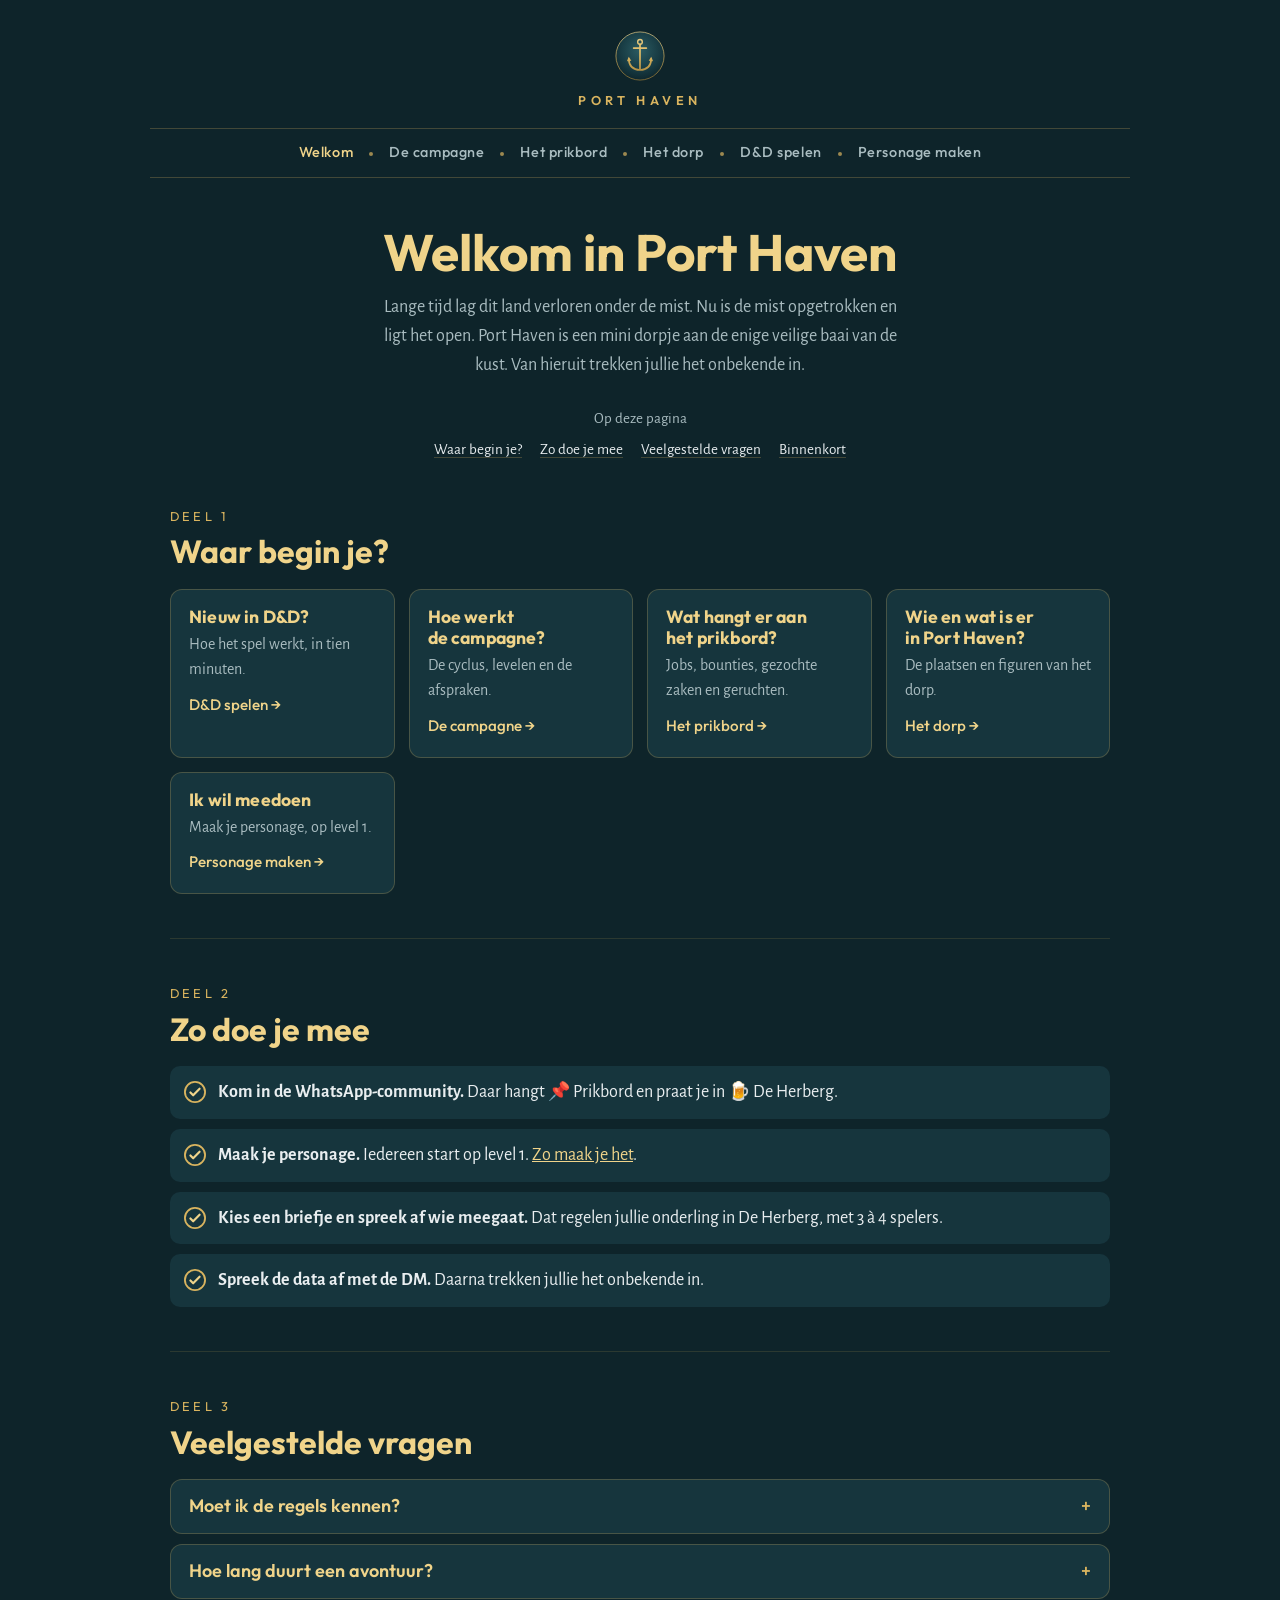
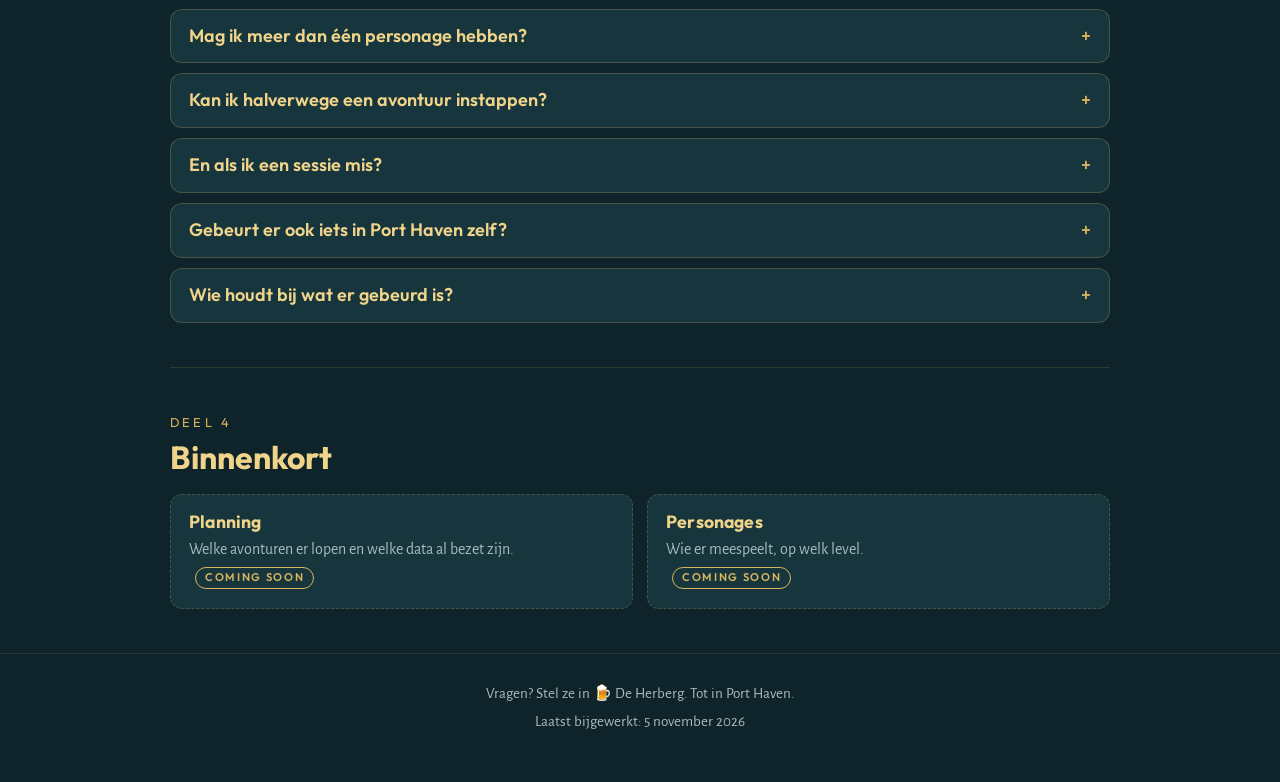
<file: index.html>
<!DOCTYPE html>
<html lang="nl">
<head>
<meta charset="utf-8">
<meta name="viewport" content="width=device-width, initial-scale=1">
<meta name="robots" content="noindex, nofollow">
<title>Welkom · Port Haven</title>
<meta name="description" content="Spelersgids voor de West Marches-campagne Port Haven: zo doe je mee.">
<meta property="og:type" content="website">
<meta property="og:site_name" content="Port Haven">
<meta property="og:title" content="Welkom · Port Haven">
<meta property="og:description" content="Spelersgids voor de West Marches-campagne Port Haven: zo doe je mee.">
<meta property="og:image" content="https://port-haven.orry.space/favicon.png">
<link rel="icon" href="favicon.png">
<link rel="preconnect" href="https://fonts.googleapis.com">
<link rel="preconnect" href="https://fonts.gstatic.com" crossorigin>
<link href="https://fonts.googleapis.com/css2?family=Outfit:wght@500;600;700&family=Alegreya+Sans:ital,wght@0,400;0,500;0,700;1,400&display=swap" rel="stylesheet">
<link rel="stylesheet" href="style.css">
</head>
<body>

<header class="signboard">
  <a class="home" href="index.html"><img src="emblem.svg" alt=""><span class="wordmark">Port Haven</span></a>
  <nav aria-label="Hoofdmenu">
    <button class="menu-toggle" type="button" aria-expanded="false">Menu</button>
    <ul><li><a class="page" href="index.html" aria-current="page">Welkom</a></li><li><a class="page" href="campagne.html">De campagne</a></li><li><a class="page" href="prikbord.html">Het prikbord</a></li><li><a class="page" href="dorp.html">Het dorp</a></li><li><a class="page" href="beginners.html">D&amp;D spelen</a></li><li><a class="page" href="personage.html">Personage maken</a></li></ul>
  </nav>
</header>

<main>
<div class="hero wrap"><h1>Welkom in Port Haven</h1><p>Lange tijd lag dit land verloren onder de mist. Nu is de mist opgetrokken en ligt het open. Port Haven is een mini dorpje aan de enige veilige baai van de kust. Van hieruit trekken jullie het onbekende in.</p></div>
<div class="onpage wrap">Op deze pagina<br><ul><li><a href="#start">Waar begin je?</a></li><li><a href="#meedoen">Zo doe je mee</a></li><li><a href="#vragen">Veelgestelde vragen</a></li><li><a href="#binnenkort">Binnenkort</a></li></ul></div>
<div class="wrap">
<section id="start">
  <div class="chapter">Deel 1</div>
  <h2>Waar begin je?</h2>
  <div class="grid">
    <a class="card" href="beginners.html"><h3>Nieuw in D&amp;D?</h3><p>Hoe het spel werkt, in tien minuten.</p><span class="more">D&amp;D spelen →</span></a>
    <a class="card" href="campagne.html"><h3>Hoe werkt de campagne?</h3><p>De cyclus, levelen en de afspraken.</p><span class="more">De campagne →</span></a>
    <a class="card" href="prikbord.html"><h3>Wat hangt er aan het prikbord?</h3><p>Jobs, bounties, gezochte zaken en geruchten.</p><span class="more">Het prikbord →</span></a>
    <a class="card" href="dorp.html"><h3>Wie en wat is er in Port Haven?</h3><p>De plaatsen en figuren van het dorp.</p><span class="more">Het dorp →</span></a>
    <a class="card" href="personage.html"><h3>Ik wil meedoen</h3><p>Maak je personage, op level 1.</p><span class="more">Personage maken →</span></a>
  </div>
</section>
<section id="meedoen">
  <div class="chapter">Deel 2</div>
  <h2>Zo doe je mee</h2>
  <ul class="check mt">
    <li><svg viewBox="0 0 24 24" aria-hidden="true"><circle cx="12" cy="12" r="11" fill="none" stroke="#d9b45f" stroke-width="2"/><path d="M7 12.5l3 3 7-7" fill="none" stroke="#f0d48a" stroke-width="2.4" stroke-linecap="round" stroke-linejoin="round"/></svg><div><b>Kom in de WhatsApp-community.</b> Daar hangt 📌 Prikbord en praat je in 🍺 De Herberg.</div></li>
    <li><svg viewBox="0 0 24 24" aria-hidden="true"><circle cx="12" cy="12" r="11" fill="none" stroke="#d9b45f" stroke-width="2"/><path d="M7 12.5l3 3 7-7" fill="none" stroke="#f0d48a" stroke-width="2.4" stroke-linecap="round" stroke-linejoin="round"/></svg><div><b>Maak je personage.</b> Iedereen start op level 1. <a href="personage.html">Zo maak je het</a>.</div></li>
    <li><svg viewBox="0 0 24 24" aria-hidden="true"><circle cx="12" cy="12" r="11" fill="none" stroke="#d9b45f" stroke-width="2"/><path d="M7 12.5l3 3 7-7" fill="none" stroke="#f0d48a" stroke-width="2.4" stroke-linecap="round" stroke-linejoin="round"/></svg><div><b>Kies een briefje en spreek af wie meegaat.</b> Dat regelen jullie onderling in De Herberg, met 3 à 4 spelers.</div></li>
    <li><svg viewBox="0 0 24 24" aria-hidden="true"><circle cx="12" cy="12" r="11" fill="none" stroke="#d9b45f" stroke-width="2"/><path d="M7 12.5l3 3 7-7" fill="none" stroke="#f0d48a" stroke-width="2.4" stroke-linecap="round" stroke-linejoin="round"/></svg><div><b>Spreek de data af met de DM.</b> Daarna trekken jullie het onbekende in.</div></li>
  </ul>
</section>
<section id="vragen">
  <div class="chapter">Deel 3</div>
  <h2>Veelgestelde vragen</h2>
  <div class="faq">
    <details><summary>Moet ik de regels kennen?</summary><p>Nee. Zeg wat je wil doen, de DM vertelt je wat je moet gooien. Wil je toch de basis kennen? Lees <a href="beginners.html">D&amp;D voor beginners</a>.</p></details>
    <details><summary>Hoe lang duurt een avontuur?</summary><p>1 à 3 sessies. Hoeveel het er gepland zijn, staat altijd op het briefje.</p></details>
    <details><summary>Mag ik meer dan één personage hebben?</summary><p>Ja, maar je speelt er maar één per avontuur.</p></details>
    <details><summary>Kan ik halverwege een avontuur instappen?</summary><p>Nee. De party ligt vast bij de start. Niemand valt halverwege in.</p></details>
    <details><summary>En als ik een sessie mis?</summary><p>Daar zijn nog geen regels voor. En het zou echt, écht jammer zijn als de DM er eentje moet verzinnen. Je party rekent op je. 🥺</p></details>
    <details><summary>Gebeurt er ook iets in Port Haven zelf?</summary><p>Nee. Port Haven is veilig. Avonturen gebeuren altijd buiten het dorp, en eindigen er ook weer.</p></details>
    <details><summary>Wie houdt bij wat er gebeurd is?</summary><p>Jullie. De DM vertelt niet na wat er gebeurd is. Neem notities en deel na elk avontuur in De Herberg wat je zag.</p></details>
  </div>
</section>
<section id="binnenkort">
  <div class="chapter">Deel 4</div>
  <h2>Binnenkort</h2>
  <div class="grid">
    <div class="card soon"><h3>Planning</h3><p>Welke avonturen er lopen en welke data al bezet zijn.</p><span class="test">coming soon</span></div>
    <div class="card soon"><h3>Personages</h3><p>Wie er meespeelt, op welk level.</p><span class="test">coming soon</span></div>
  </div>
</section>
</div>
</main>

<footer>
  <div class="wrap"><p>Vragen? Stel ze in 🍺 De Herberg. Tot in Port Haven.</p><p>Laatst bijgewerkt: 5 november 2026</p></div>
</footer>
<script src="site.js"></script>
</body>
</html>
</file>
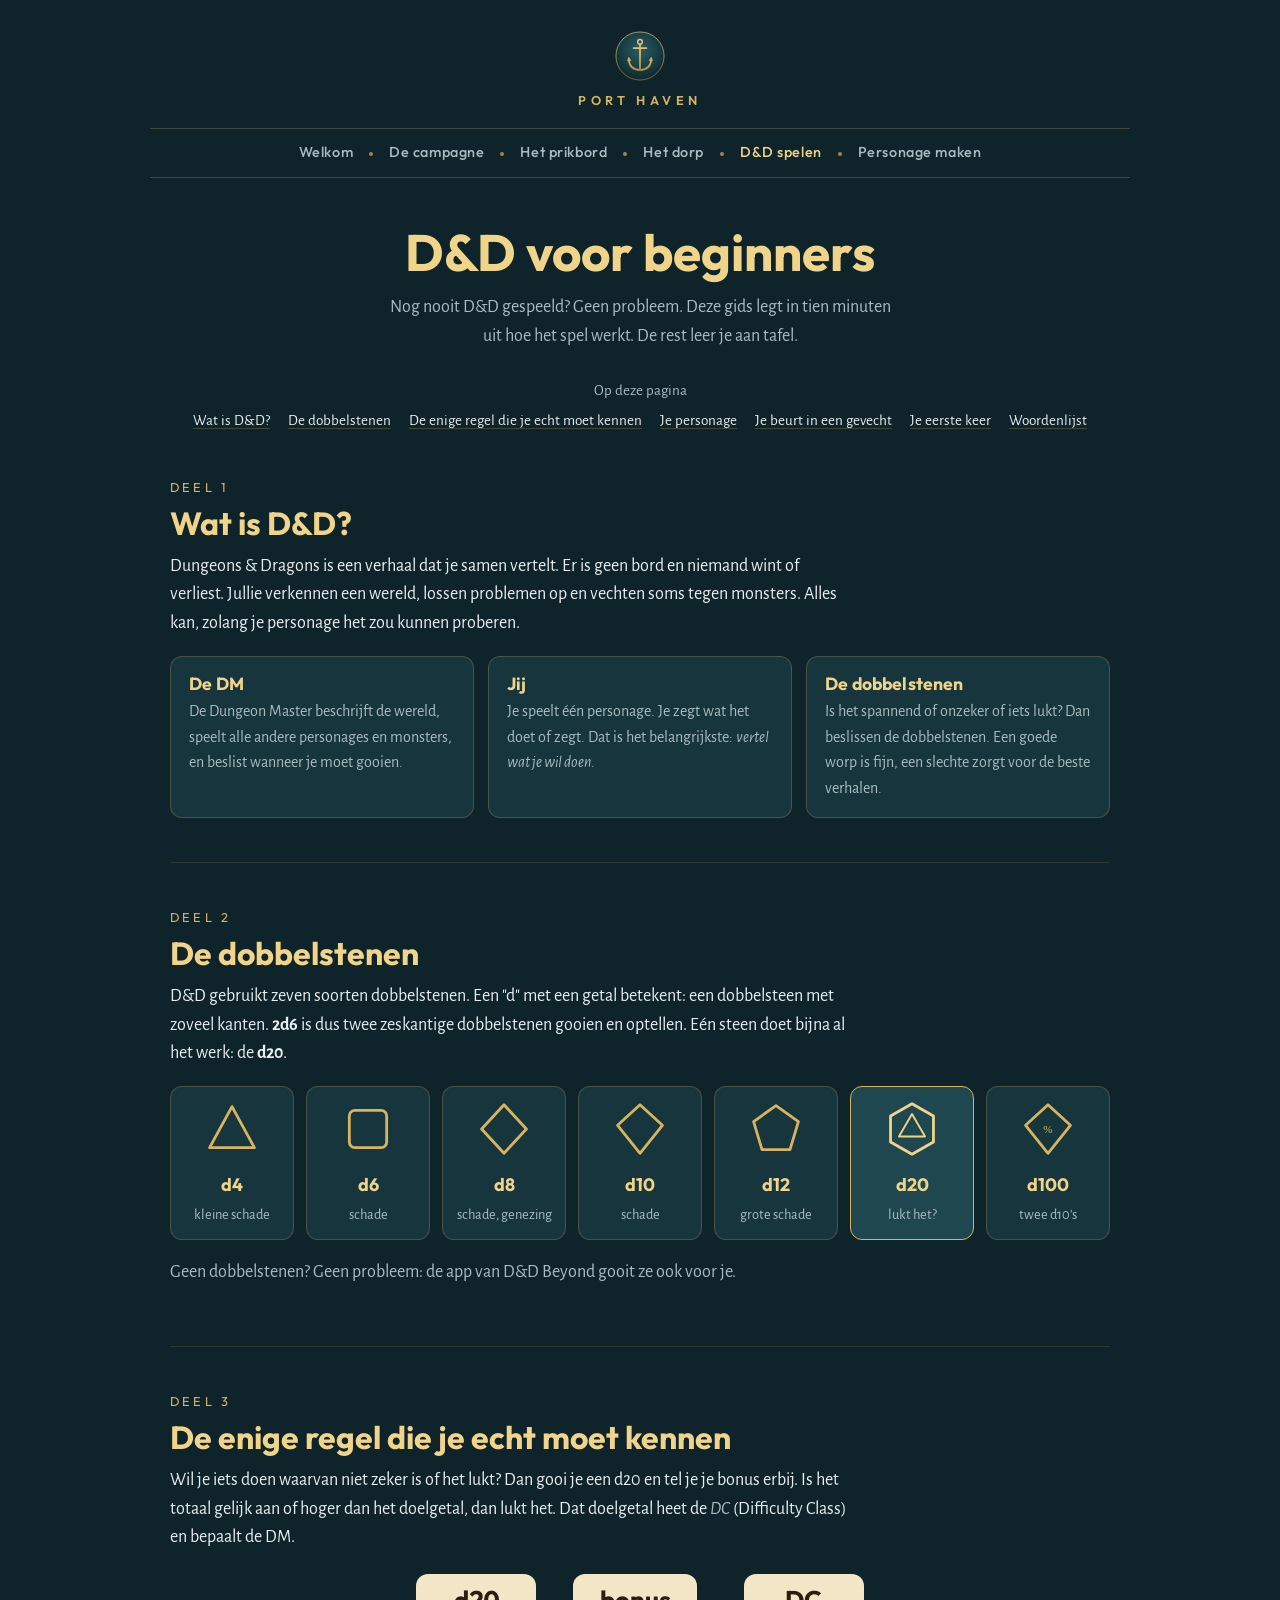
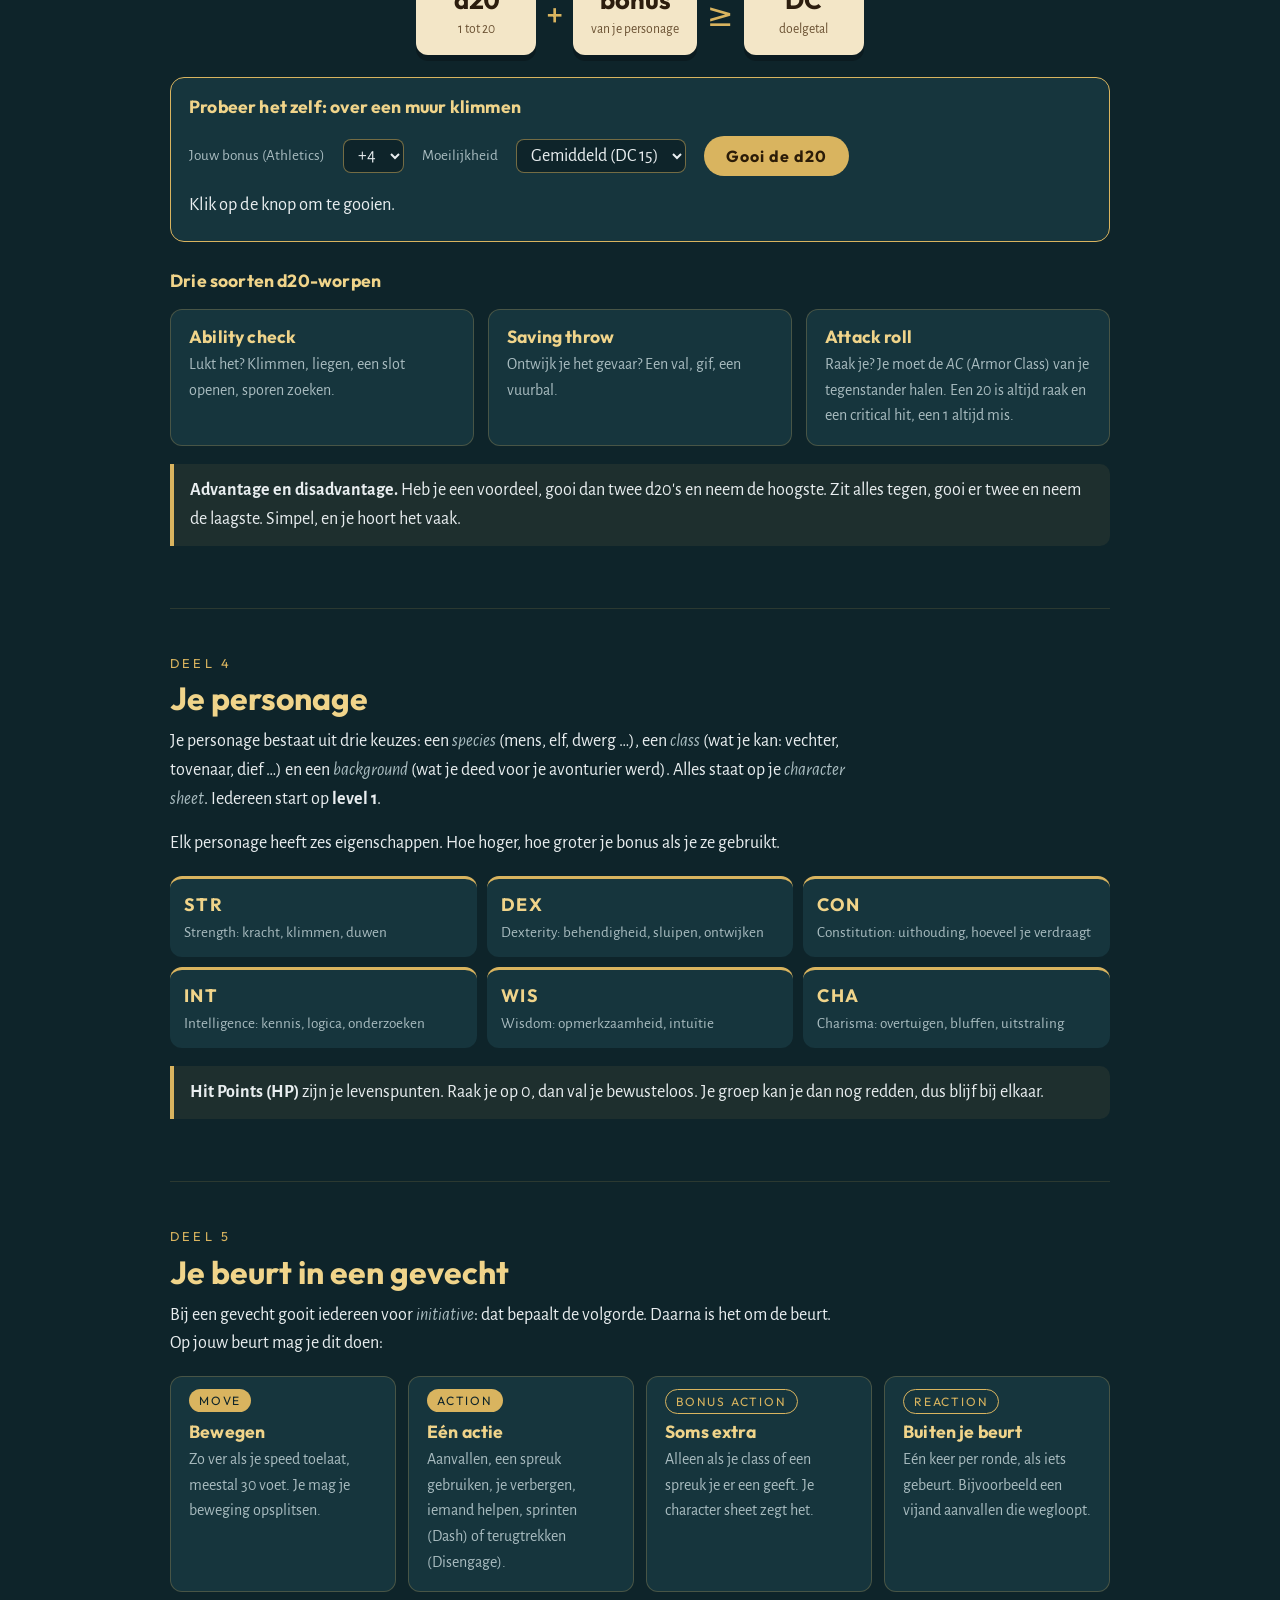
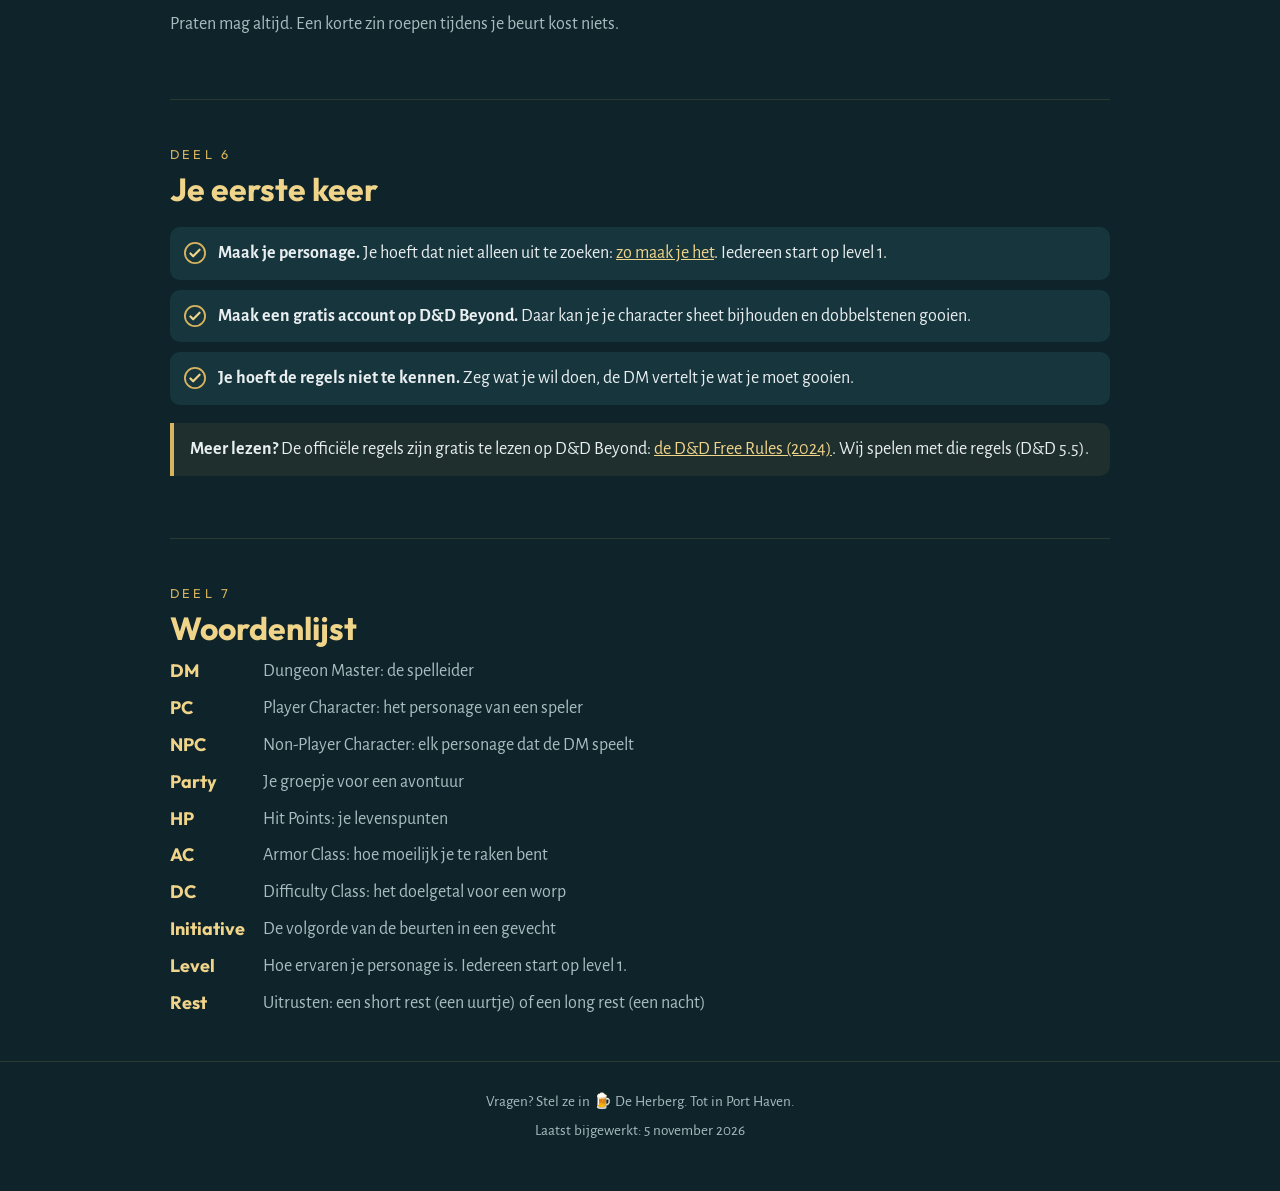
<file: beginners.html>
<!DOCTYPE html>
<html lang="nl">
<head>
<meta charset="utf-8">
<meta name="viewport" content="width=device-width, initial-scale=1">
<meta name="robots" content="noindex, nofollow">
<title>D&amp;D spelen · Port Haven</title>
<meta name="description" content="D&D voor beginners: dobbelstenen, de kernregel, je personage en je beurt.">
<meta property="og:type" content="website">
<meta property="og:site_name" content="Port Haven">
<meta property="og:title" content="D&amp;D spelen · Port Haven">
<meta property="og:description" content="D&D voor beginners: dobbelstenen, de kernregel, je personage en je beurt.">
<meta property="og:image" content="https://port-haven.orry.space/favicon.png">
<link rel="icon" href="favicon.png">
<link rel="preconnect" href="https://fonts.googleapis.com">
<link rel="preconnect" href="https://fonts.gstatic.com" crossorigin>
<link href="https://fonts.googleapis.com/css2?family=Outfit:wght@500;600;700&family=Alegreya+Sans:ital,wght@0,400;0,500;0,700;1,400&display=swap" rel="stylesheet">
<link rel="stylesheet" href="style.css">
</head>
<body>

<header class="signboard">
  <a class="home" href="index.html"><img src="emblem.svg" alt=""><span class="wordmark">Port Haven</span></a>
  <nav aria-label="Hoofdmenu">
    <button class="menu-toggle" type="button" aria-expanded="false">Menu</button>
    <ul><li><a class="page" href="index.html">Welkom</a></li><li><a class="page" href="campagne.html">De campagne</a></li><li><a class="page" href="prikbord.html">Het prikbord</a></li><li><a class="page" href="dorp.html">Het dorp</a></li><li><a class="page" href="beginners.html" aria-current="page">D&amp;D spelen</a></li><li><a class="page" href="personage.html">Personage maken</a></li></ul>
  </nav>
</header>

<main>
<div class="hero wrap"><h1>D&amp;D voor beginners</h1><p>Nog nooit D&amp;D gespeeld? Geen probleem. Deze gids legt in tien minuten uit hoe het spel werkt. De rest leer je aan tafel.</p></div>
<div class="onpage wrap">Op deze pagina<br><ul><li><a href="#wat-is-dnd">Wat is D&amp;D?</a></li><li><a href="#dobbelstenen">De dobbelstenen</a></li><li><a href="#kernregel">De enige regel die je echt moet kennen</a></li><li><a href="#personage">Je personage</a></li><li><a href="#gevecht">Je beurt in een gevecht</a></li><li><a href="#eerste-sessie">Je eerste keer</a></li><li><a href="#woordenlijst">Woordenlijst</a></li></ul></div>
<div class="wrap">
<section id="wat-is-dnd">
  <div class="chapter">Deel 1</div>
  <h2>Wat is D&amp;D?</h2>

  <div class="read">
    <p>Dungeons &amp; Dragons is een verhaal dat je samen vertelt. Er is geen bord en niemand wint of verliest. Jullie verkennen een wereld, lossen problemen op en vechten soms tegen monsters. Alles kan, zolang je personage het zou kunnen proberen.</p>
  </div>
  <div class="grid">
    <div class="card"><h3>De DM</h3><p>De Dungeon Master beschrijft de wereld, speelt alle andere personages en monsters, en beslist wanneer je moet gooien.</p></div>
    <div class="card"><h3>Jij</h3><p>Je speelt één personage. Je zegt wat het doet of zegt. Dat is het belangrijkste: <em>vertel wat je wil doen</em>.</p></div>
    <div class="card"><h3>De dobbelstenen</h3><p>Is het spannend of onzeker of iets lukt? Dan beslissen de dobbelstenen. Een goede worp is fijn, een slechte zorgt voor de beste verhalen.</p></div>
  </div>

</section>
<section id="dobbelstenen">
  <div class="chapter">Deel 2</div>
  <h2>De dobbelstenen</h2>

  <div class="read"><p>D&amp;D gebruikt zeven soorten dobbelstenen. Een "d" met een getal betekent: een dobbelsteen met zoveel kanten. <b>2d6</b> is dus twee zeskantige dobbelstenen gooien en optellen. Eén steen doet bijna al het werk: de <b>d20</b>.</p></div>
  <div class="dice">
    <div class="die"><svg viewBox="0 0 60 60"><polygon points="30,6 54,50 6,50" fill="none" stroke="#d9b45f" stroke-width="3" stroke-linejoin="round"/></svg><b>d4</b><span>kleine schade</span></div>
    <div class="die"><svg viewBox="0 0 60 60"><rect x="10" y="10" width="40" height="40" rx="6" fill="none" stroke="#d9b45f" stroke-width="3"/></svg><b>d6</b><span>schade</span></div>
    <div class="die"><svg viewBox="0 0 60 60"><polygon points="30,4 54,30 30,56 6,30" fill="none" stroke="#d9b45f" stroke-width="3" stroke-linejoin="round"/></svg><b>d8</b><span>schade, genezing</span></div>
    <div class="die"><svg viewBox="0 0 60 60"><polygon points="30,4 54,26 30,56 6,26" fill="none" stroke="#d9b45f" stroke-width="3" stroke-linejoin="round"/></svg><b>d10</b><span>schade</span></div>
    <div class="die"><svg viewBox="0 0 60 60"><polygon points="30,5 54,22 45,52 15,52 6,22" fill="none" stroke="#d9b45f" stroke-width="3" stroke-linejoin="round"/></svg><b>d12</b><span>grote schade</span></div>
    <div class="die main"><svg viewBox="0 0 60 60"><polygon points="30,3 53,16 53,44 30,57 7,44 7,16" fill="none" stroke="#f0d48a" stroke-width="3" stroke-linejoin="round"/><polygon points="30,14 44,38 16,38" fill="none" stroke="#f0d48a" stroke-width="2" stroke-linejoin="round"/></svg><b>d20</b><span>lukt het?</span></div>
    <div class="die"><svg viewBox="0 0 60 60"><polygon points="30,4 54,26 30,56 6,26" fill="none" stroke="#d9b45f" stroke-width="3" stroke-linejoin="round"/><text x="30" y="34" text-anchor="middle" font-size="12" fill="#d9b45f" font-family="Cinzel, serif">%</text></svg><b>d100</b><span>twee d10's</span></div>
  </div>
  <p class="dim mt">Geen dobbelstenen? Geen probleem: de app van D&amp;D Beyond gooit ze ook voor je.</p>

</section>
<section id="kernregel">
  <div class="chapter">Deel 3</div>
  <h2>De enige regel die je echt moet kennen</h2>

  <div class="read"><p>Wil je iets doen waarvan niet zeker is of het lukt? Dan gooi je een d20 en tel je je bonus erbij. Is het totaal gelijk aan of hoger dan het doelgetal, dan lukt het. Dat doelgetal heet de <span class="en">DC</span> (Difficulty Class) en bepaalt de DM.</p></div>

  <div class="formula" aria-label="d20 plus bonus, minstens het doelgetal">
    <div class="tile"><b>d20</b><small>1 tot 20</small></div>
    <div class="op">+</div>
    <div class="tile"><b>bonus</b><small>van je personage</small></div>
    <div class="op">≥</div>
    <div class="tile"><b>DC</b><small>doelgetal</small></div>
  </div>

  <div class="roller" role="group" aria-labelledby="roll-title">
    <h3 id="roll-title">Probeer het zelf: over een muur klimmen</h3>
    <div class="roller-row">
      <label for="bonus">Jouw bonus (Athletics)</label>
      <select id="bonus">
        <option value="0">+0</option>
        <option value="2">+2</option>
        <option value="4" selected>+4</option>
        <option value="6">+6</option>
      </select>
      <label for="dc">Moeilijkheid</label>
      <select id="dc">
        <option value="10">Makkelijk (DC 10)</option>
        <option value="15" selected>Gemiddeld (DC 15)</option>
        <option value="20">Moeilijk (DC 20)</option>
      </select>
      <button class="roll" id="rollBtn" type="button">Gooi de d20</button>
    </div>
    <div class="result" id="result" aria-live="polite">Klik op de knop om te gooien.</div>
  </div>

  <h3 class="mt-lg">Drie soorten d20-worpen</h3>
  <div class="grid kinds">
    <div class="card"><h3>Ability check</h3><p>Lukt het? Klimmen, liegen, een slot openen, sporen zoeken.</p></div>
    <div class="card"><h3>Saving throw</h3><p>Ontwijk je het gevaar? Een val, gif, een vuurbal.</p></div>
    <div class="card"><h3>Attack roll</h3><p>Raak je? Je moet de <span class="en">AC</span> (Armor Class) van je tegenstander halen. Een 20 is altijd raak en een critical hit, een 1 altijd mis.</p></div>
  </div>

  <div class="callout">
    <p><b>Advantage en disadvantage.</b> Heb je een voordeel, gooi dan twee d20's en neem de hoogste. Zit alles tegen, gooi er twee en neem de laagste. Simpel, en je hoort het vaak.</p>
  </div>

</section>
<section id="personage">
  <div class="chapter">Deel 4</div>
  <h2>Je personage</h2>

  <div class="read">
    <p>Je personage bestaat uit drie keuzes: een <span class="en">species</span> (mens, elf, dwerg …), een <span class="en">class</span> (wat je kan: vechter, tovenaar, dief …) en een <span class="en">background</span> (wat je deed voor je avonturier werd). Alles staat op je <span class="en">character sheet</span>. Iedereen start op <b>level 1</b>.</p>
    <p>Elk personage heeft zes eigenschappen. Hoe hoger, hoe groter je bonus als je ze gebruikt.</p>
  </div>
  <div class="abil">
    <div class="ab"><b>STR</b><div>Strength: kracht, klimmen, duwen</div></div>
    <div class="ab"><b>DEX</b><div>Dexterity: behendigheid, sluipen, ontwijken</div></div>
    <div class="ab"><b>CON</b><div>Constitution: uithouding, hoeveel je verdraagt</div></div>
    <div class="ab"><b>INT</b><div>Intelligence: kennis, logica, onderzoeken</div></div>
    <div class="ab"><b>WIS</b><div>Wisdom: opmerkzaamheid, intuïtie</div></div>
    <div class="ab"><b>CHA</b><div>Charisma: overtuigen, bluffen, uitstraling</div></div>
  </div>
  <div class="callout"><p><b>Hit Points (HP)</b> zijn je levenspunten. Raak je op 0, dan val je bewusteloos. Je groep kan je dan nog redden, dus blijf bij elkaar.</p></div>

</section>
<section id="gevecht">
  <div class="chapter">Deel 5</div>
  <h2>Je beurt in een gevecht</h2>

  <div class="read"><p>Bij een gevecht gooit iedereen voor <span class="en">initiative</span>: dat bepaalt de volgorde. Daarna is het om de beurt. Op jouw beurt mag je dit doen:</p></div>
  <div class="turn">
    <div class="card"><span class="badge">Move</span><h3>Bewegen</h3><p>Zo ver als je speed toelaat, meestal 30 voet. Je mag je beweging opsplitsen.</p></div>
    <div class="card"><span class="badge">Action</span><h3>Eén actie</h3><p>Aanvallen, een spreuk gebruiken, je verbergen, iemand helpen, sprinten (Dash) of terugtrekken (Disengage).</p></div>
    <div class="card"><span class="badge opt">Bonus action</span><h3>Soms extra</h3><p>Alleen als je class of een spreuk je er een geeft. Je character sheet zegt het.</p></div>
    <div class="card"><span class="badge opt">Reaction</span><h3>Buiten je beurt</h3><p>Eén keer per ronde, als iets gebeurt. Bijvoorbeeld een vijand aanvallen die wegloopt.</p></div>
  </div>
  <p class="dim mt">Praten mag altijd. Een korte zin roepen tijdens je beurt kost niets.</p>

</section>
<section id="eerste-sessie">
  <div class="chapter">Deel 6</div>
  <h2>Je eerste keer</h2>

  <ul class="check mt">
    <li><svg viewBox="0 0 24 24"><circle cx="12" cy="12" r="11" fill="none" stroke="#d9b45f" stroke-width="2"/><path d="M7 12.5l3 3 7-7" fill="none" stroke="#f0d48a" stroke-width="2.4" stroke-linecap="round" stroke-linejoin="round"/></svg><div><b>Maak je personage.</b> Je hoeft dat niet alleen uit te zoeken: <a href="personage.html">zo maak je het</a>. Iedereen start op level 1.</div></li>
    <li><svg viewBox="0 0 24 24"><circle cx="12" cy="12" r="11" fill="none" stroke="#d9b45f" stroke-width="2"/><path d="M7 12.5l3 3 7-7" fill="none" stroke="#f0d48a" stroke-width="2.4" stroke-linecap="round" stroke-linejoin="round"/></svg><div><b>Maak een gratis account op D&amp;D Beyond.</b> Daar kan je je character sheet bijhouden en dobbelstenen gooien.</div></li>
    <li><svg viewBox="0 0 24 24"><circle cx="12" cy="12" r="11" fill="none" stroke="#d9b45f" stroke-width="2"/><path d="M7 12.5l3 3 7-7" fill="none" stroke="#f0d48a" stroke-width="2.4" stroke-linecap="round" stroke-linejoin="round"/></svg><div><b>Je hoeft de regels niet te kennen.</b> Zeg wat je wil doen, de DM vertelt je wat je moet gooien.</div></li>
  </ul>
  <div class="callout">
    <p><b>Meer lezen?</b> De officiële regels zijn gratis te lezen op D&amp;D Beyond: <a href="https://www.dndbeyond.com/posts/1804-start-playing-today-with-the-2024-d-d-free-rules">de D&amp;D Free Rules (2024)</a>. Wij spelen met die regels (D&amp;D 5.5).</p>
  </div>

</section>
<section id="woordenlijst">
  <div class="chapter">Deel 7</div>
  <h2>Woordenlijst</h2>

  <dl class="words">
    <dt>DM</dt><dd>Dungeon Master: de spelleider</dd>
    <dt>PC</dt><dd>Player Character: het personage van een speler</dd>
    <dt>NPC</dt><dd>Non-Player Character: elk personage dat de DM speelt</dd>
    <dt>Party</dt><dd>Je groepje voor een avontuur</dd>
    <dt>HP</dt><dd>Hit Points: je levenspunten</dd>
    <dt>AC</dt><dd>Armor Class: hoe moeilijk je te raken bent</dd>
    <dt>DC</dt><dd>Difficulty Class: het doelgetal voor een worp</dd>
    <dt>Initiative</dt><dd>De volgorde van de beurten in een gevecht</dd>
    <dt>Level</dt><dd>Hoe ervaren je personage is. Iedereen start op level 1.</dd>
    <dt>Rest</dt><dd>Uitrusten: een short rest (een uurtje) of een long rest (een nacht)</dd>
  </dl>

</section>
</div>
</main>

<footer>
  <div class="wrap"><p>Vragen? Stel ze in 🍺 De Herberg. Tot in Port Haven.</p><p>Laatst bijgewerkt: 5 november 2026</p></div>
</footer>
<script src="site.js"></script>
</body>
</html>
</file>
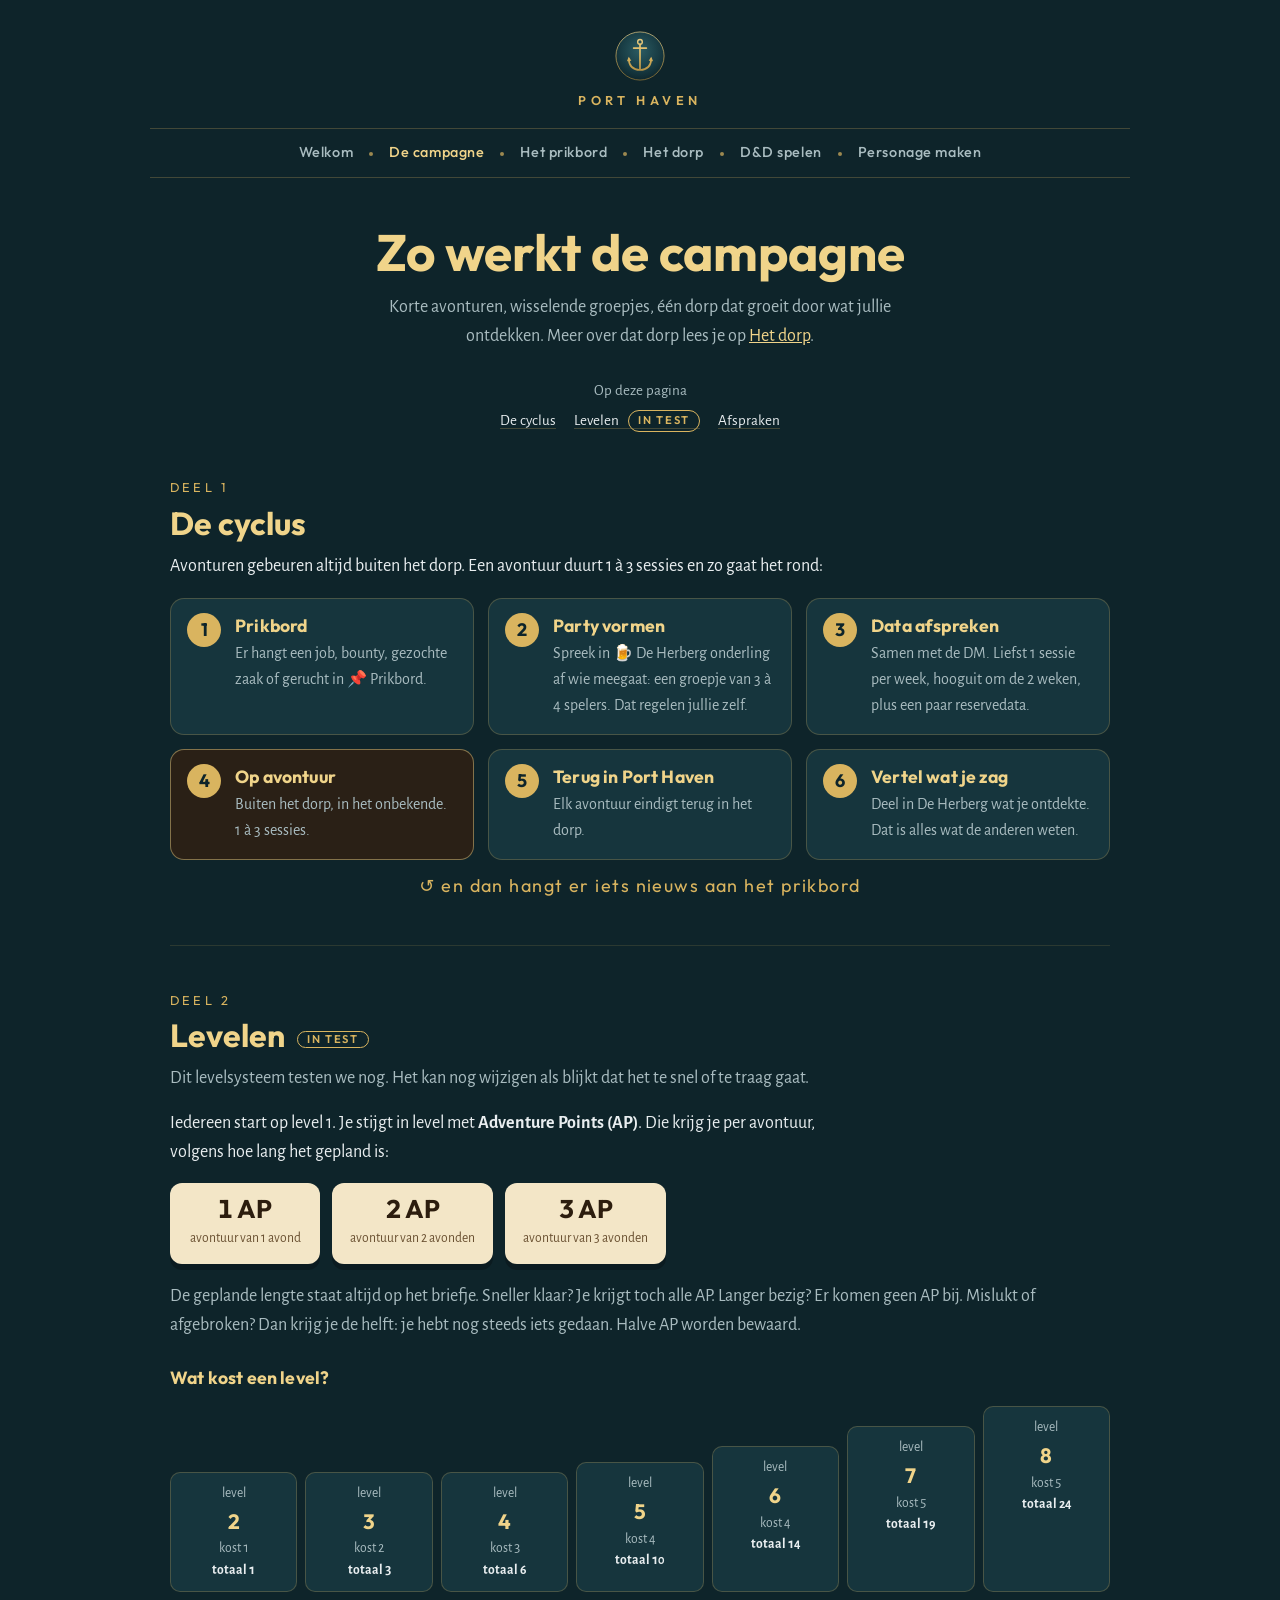
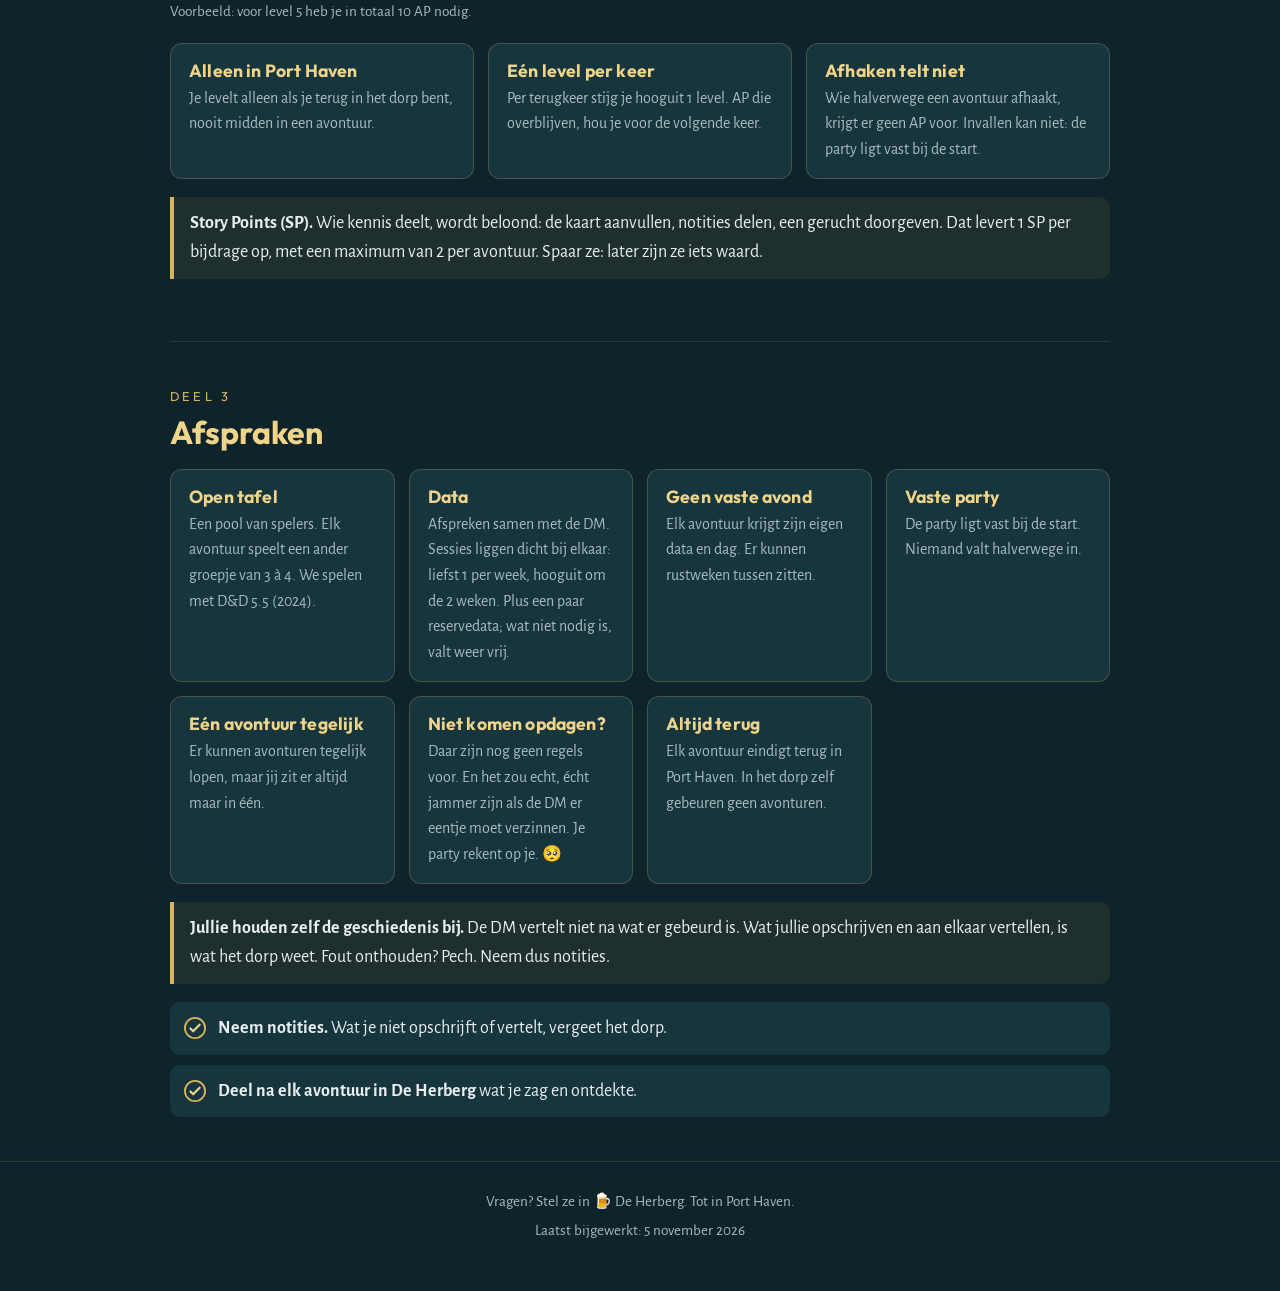
<file: campagne.html>
<!DOCTYPE html>
<html lang="nl">
<head>
<meta charset="utf-8">
<meta name="viewport" content="width=device-width, initial-scale=1">
<meta name="robots" content="noindex, nofollow">
<title>De campagne · Port Haven</title>
<meta name="description" content="Hoe de campagne werkt: de cyclus, levelen en de afspraken.">
<meta property="og:type" content="website">
<meta property="og:site_name" content="Port Haven">
<meta property="og:title" content="De campagne · Port Haven">
<meta property="og:description" content="Hoe de campagne werkt: de cyclus, levelen en de afspraken.">
<meta property="og:image" content="https://port-haven.orry.space/favicon.png">
<link rel="icon" href="favicon.png">
<link rel="preconnect" href="https://fonts.googleapis.com">
<link rel="preconnect" href="https://fonts.gstatic.com" crossorigin>
<link href="https://fonts.googleapis.com/css2?family=Outfit:wght@500;600;700&family=Alegreya+Sans:ital,wght@0,400;0,500;0,700;1,400&display=swap" rel="stylesheet">
<link rel="stylesheet" href="style.css">
</head>
<body>

<header class="signboard">
  <a class="home" href="index.html"><img src="emblem.svg" alt=""><span class="wordmark">Port Haven</span></a>
  <nav aria-label="Hoofdmenu">
    <button class="menu-toggle" type="button" aria-expanded="false">Menu</button>
    <ul><li><a class="page" href="index.html">Welkom</a></li><li><a class="page" href="campagne.html" aria-current="page">De campagne</a></li><li><a class="page" href="prikbord.html">Het prikbord</a></li><li><a class="page" href="dorp.html">Het dorp</a></li><li><a class="page" href="beginners.html">D&amp;D spelen</a></li><li><a class="page" href="personage.html">Personage maken</a></li></ul>
  </nav>
</header>

<main>
<div class="hero wrap"><h1>Zo werkt de campagne</h1><p>Korte avonturen, wisselende groepjes, één dorp dat groeit door wat jullie ontdekken. Meer over dat dorp lees je op <a href="dorp.html">Het dorp</a>.</p></div>
<div class="onpage wrap">Op deze pagina<br><ul><li><a href="#cyclus">De cyclus</a></li><li><a href="#levelen">Levelen <span class="test">in test</span></a></li><li><a href="#afspraken">Afspraken</a></li></ul></div>
<div class="wrap">
<section id="cyclus">
  <div class="chapter">Deel 1</div>
  <h2>De cyclus</h2>

  <div class="read">
    
    <p>Avonturen gebeuren altijd buiten het dorp. Een avontuur duurt 1 à 3 sessies en zo gaat het rond:</p>
  </div>

  <ol class="cycle mt">
    <li><h3>Prikbord</h3><p>Er hangt een job, bounty, gezochte zaak of gerucht in 📌 Prikbord.</p></li>
    <li><h3>Party vormen</h3><p>Spreek in 🍺 De Herberg onderling af wie meegaat: een groepje van 3 à 4 spelers. Dat regelen jullie zelf.</p></li>
    <li><h3>Data afspreken</h3><p>Samen met de DM. Liefst 1 sessie per week, hooguit om de 2 weken, plus een paar reservedata.</p></li>
    <li class="out"><h3>Op avontuur</h3><p>Buiten het dorp, in het onbekende. 1 à 3 sessies.</p></li>
    <li><h3>Terug in Port Haven</h3><p>Elk avontuur eindigt terug in het dorp.</p></li>
    <li><h3>Vertel wat je zag</h3><p>Deel in De Herberg wat je ontdekte. Dat is alles wat de anderen weten.</p></li>
  </ol>
  <div class="loop">↺ en dan hangt er iets nieuws aan het prikbord</div>

  
</section>
<section id="levelen">
  <div class="chapter">Deel 2</div>
  <h2>Levelen <span class="test">in test</span></h2>

  <div class="read"><p class="dim">Dit levelsysteem testen we nog. Het kan nog wijzigen als blijkt dat het te snel of te traag gaat.</p></div>
  <div class="read"><p>Iedereen start op level 1. Je stijgt in level met <b>Adventure Points (AP)</b>. Die krijg je per avontuur, volgens hoe lang het gepland is:</p></div>
  <div class="pts">
    <div class="tile"><b>1 AP</b><small>avontuur van 1 avond</small></div>
    <div class="tile"><b>2 AP</b><small>avontuur van 2 avonden</small></div>
    <div class="tile"><b>3 AP</b><small>avontuur van 3 avonden</small></div>
  </div>
  <p class="dim mt">De geplande lengte staat altijd op het briefje. Sneller klaar? Je krijgt toch alle AP. Langer bezig? Er komen geen AP bij. Mislukt of afgebroken? Dan krijg je de helft: je hebt nog steeds iets gedaan. Halve AP worden bewaard.</p>

  <h3 class="mt-lg">Wat kost een level?</h3>
  <div class="ladder" aria-label="Levels 2 tot 8 met kost en totaal aantal AP"><div class="rung l2"><small>level</small><b>2</b><small>kost 1</small><small class="tot">totaal 1</small></div><div class="rung l3"><small>level</small><b>3</b><small>kost 2</small><small class="tot">totaal 3</small></div><div class="rung l4"><small>level</small><b>4</b><small>kost 3</small><small class="tot">totaal 6</small></div><div class="rung l5"><small>level</small><b>5</b><small>kost 4</small><small class="tot">totaal 10</small></div><div class="rung l6"><small>level</small><b>6</b><small>kost 4</small><small class="tot">totaal 14</small></div><div class="rung l7"><small>level</small><b>7</b><small>kost 5</small><small class="tot">totaal 19</small></div><div class="rung l8"><small>level</small><b>8</b><small>kost 5</small><small class="tot">totaal 24</small></div></div>
  <p class="legend">Voorbeeld: voor level 5 heb je in totaal 10 AP nodig.</p>

  <div class="grid">
    <div class="card"><h3>Alleen in Port Haven</h3><p>Je levelt alleen als je terug in het dorp bent, nooit midden in een avontuur.</p></div>
    <div class="card"><h3>Eén level per keer</h3><p>Per terugkeer stijg je hooguit 1 level. AP die overblijven, hou je voor de volgende keer.</p></div>
    <div class="card"><h3>Afhaken telt niet</h3><p>Wie halverwege een avontuur afhaakt, krijgt er geen AP voor. Invallen kan niet: de party ligt vast bij de start.</p></div>
  </div>

  <div class="callout">
    <p><b>Story Points (SP).</b> Wie kennis deelt, wordt beloond: de kaart aanvullen, notities delen, een gerucht doorgeven. Dat levert 1 SP per bijdrage op, met een maximum van 2 per avontuur. Spaar ze: later zijn ze iets waard.</p>
  </div>

</section>
<section id="afspraken">
  <div class="chapter">Deel 3</div>
  <h2>Afspraken</h2>

  <div class="grid">
    <div class="card"><h3>Open tafel</h3><p>Een pool van spelers. Elk avontuur speelt een ander groepje van 3 à 4. We spelen met D&amp;D 5.5 (2024).</p></div>
    <div class="card"><h3>Data</h3><p>Afspreken samen met de DM. Sessies liggen dicht bij elkaar: liefst 1 per week, hooguit om de 2 weken. Plus een paar reservedata; wat niet nodig is, valt weer vrij.</p></div>
    <div class="card"><h3>Geen vaste avond</h3><p>Elk avontuur krijgt zijn eigen data en dag. Er kunnen rustweken tussen zitten.</p></div>
    <div class="card"><h3>Vaste party</h3><p>De party ligt vast bij de start. Niemand valt halverwege in.</p></div>
    <div class="card"><h3>Eén avontuur tegelijk</h3><p>Er kunnen avonturen tegelijk lopen, maar jij zit er altijd maar in één.</p></div>
    <div class="card"><h3>Niet komen opdagen?</h3><p>Daar zijn nog geen regels voor. En het zou echt, écht jammer zijn als de DM er eentje moet verzinnen. Je party rekent op je. 🥺</p></div>
    <div class="card"><h3>Altijd terug</h3><p>Elk avontuur eindigt terug in Port Haven. In het dorp zelf gebeuren geen avonturen.</p></div>
  </div>
  <div class="callout">
    <p><b>Jullie houden zelf de geschiedenis bij.</b> De DM vertelt niet na wat er gebeurd is. Wat jullie opschrijven en aan elkaar vertellen, is wat het dorp weet. Fout onthouden? Pech. Neem dus notities.</p>
  </div>

  <ul class="check mt">
    <li><svg viewBox="0 0 24 24"><circle cx="12" cy="12" r="11" fill="none" stroke="#d9b45f" stroke-width="2"/><path d="M7 12.5l3 3 7-7" fill="none" stroke="#f0d48a" stroke-width="2.4" stroke-linecap="round" stroke-linejoin="round"/></svg><div><b>Neem notities.</b> Wat je niet opschrijft of vertelt, vergeet het dorp.</div></li>
    <li><svg viewBox="0 0 24 24"><circle cx="12" cy="12" r="11" fill="none" stroke="#d9b45f" stroke-width="2"/><path d="M7 12.5l3 3 7-7" fill="none" stroke="#f0d48a" stroke-width="2.4" stroke-linecap="round" stroke-linejoin="round"/></svg><div><b>Deel na elk avontuur in De Herberg</b> wat je zag en ontdekte.</div></li>
  </ul>

</section>
</div>
</main>

<footer>
  <div class="wrap"><p>Vragen? Stel ze in 🍺 De Herberg. Tot in Port Haven.</p><p>Laatst bijgewerkt: 5 november 2026</p></div>
</footer>
<script src="site.js"></script>
</body>
</html>
</file>
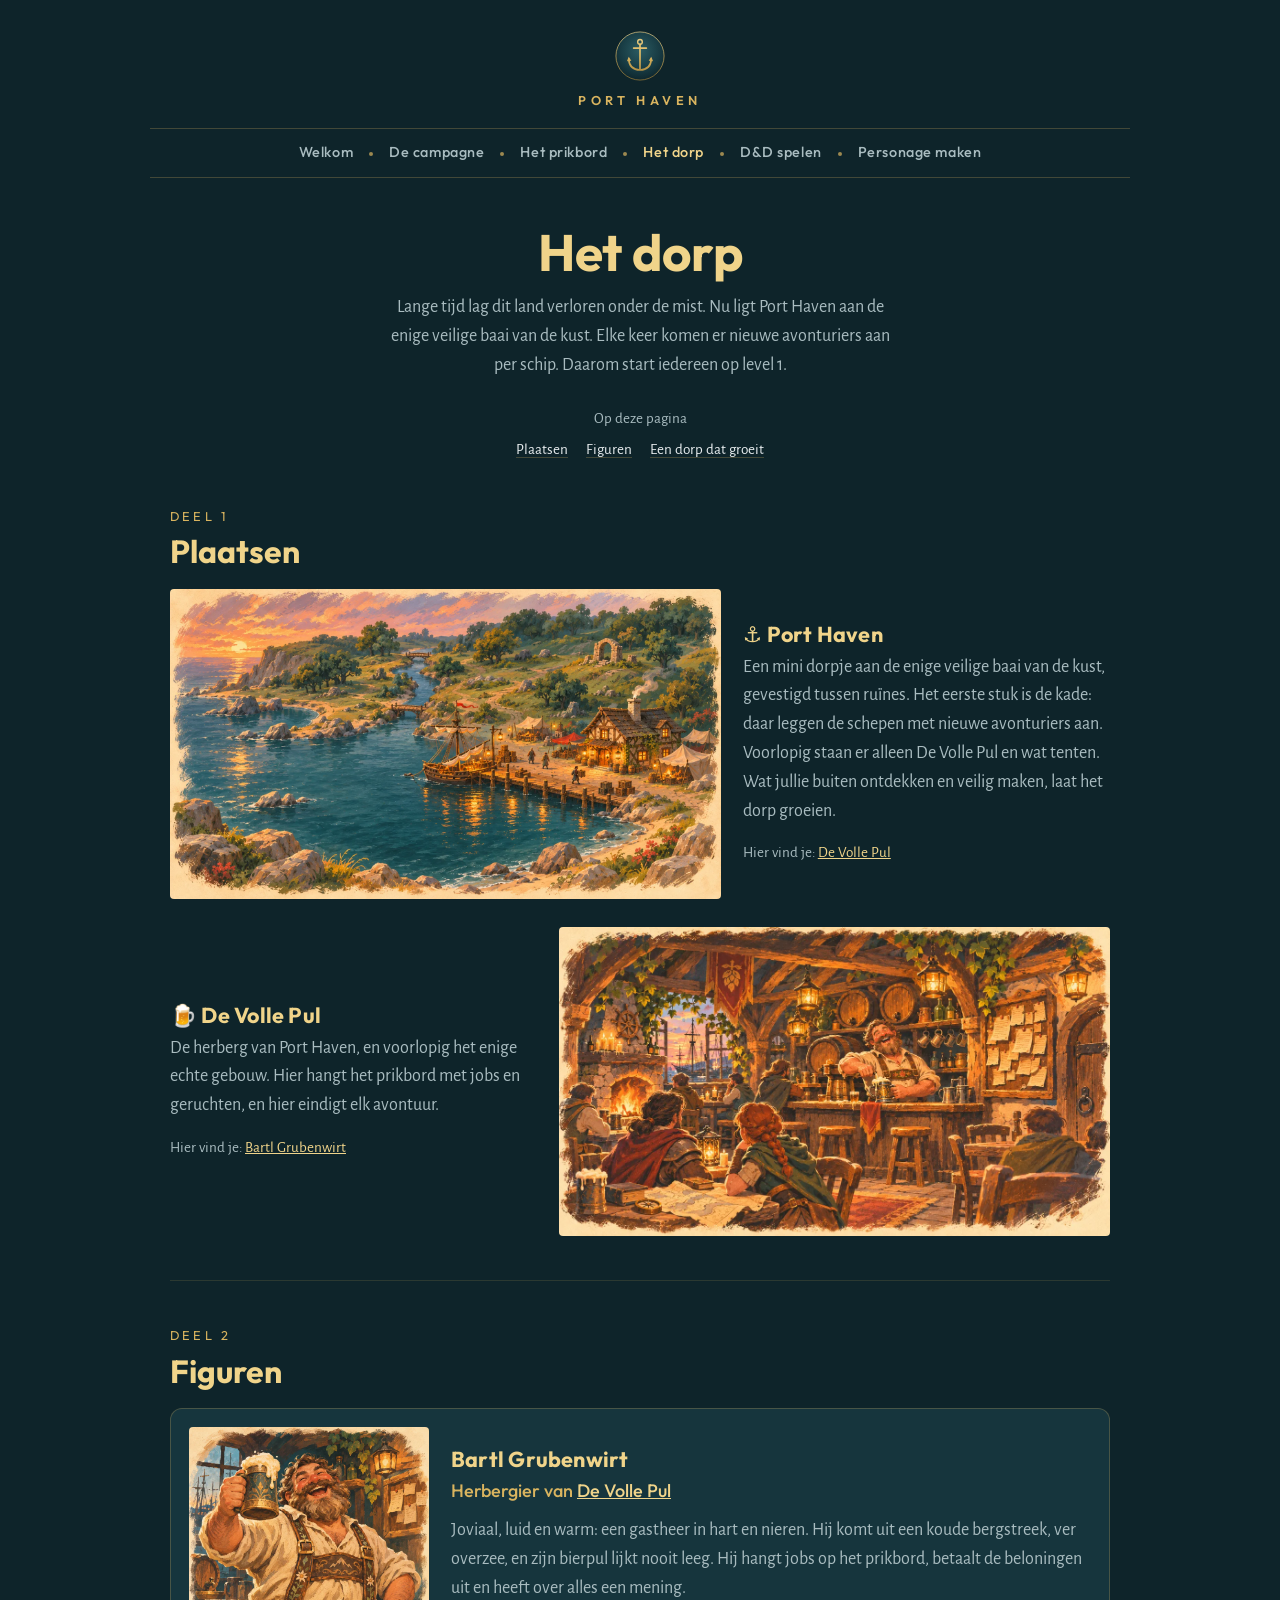
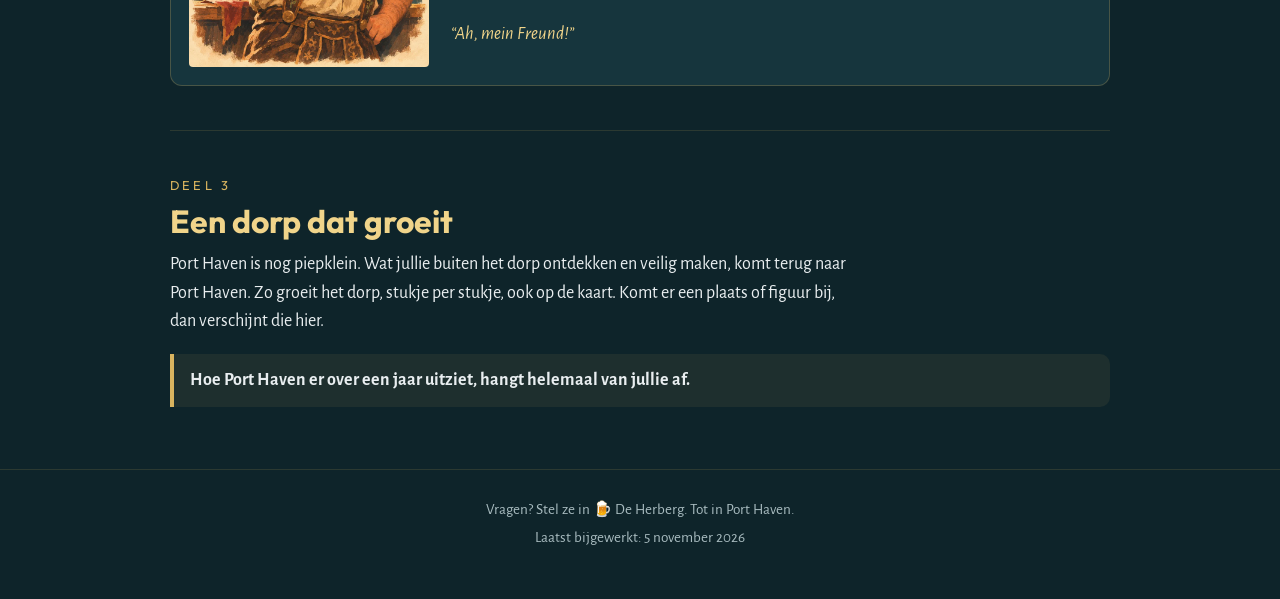
<file: dorp.html>
<!DOCTYPE html>
<html lang="nl">
<head>
<meta charset="utf-8">
<meta name="viewport" content="width=device-width, initial-scale=1">
<meta name="robots" content="noindex, nofollow">
<title>Het dorp · Port Haven</title>
<meta name="description" content="De plaatsen en figuren van Port Haven: de kade, De Volle Pul en herbergier Bartl.">
<meta property="og:type" content="website">
<meta property="og:site_name" content="Port Haven">
<meta property="og:title" content="Het dorp · Port Haven">
<meta property="og:description" content="De plaatsen en figuren van Port Haven: de kade, De Volle Pul en herbergier Bartl.">
<meta property="og:image" content="https://port-haven.orry.space/favicon.png">
<link rel="icon" href="favicon.png">
<link rel="preconnect" href="https://fonts.googleapis.com">
<link rel="preconnect" href="https://fonts.gstatic.com" crossorigin>
<link href="https://fonts.googleapis.com/css2?family=Outfit:wght@500;600;700&family=Alegreya+Sans:ital,wght@0,400;0,500;0,700;1,400&display=swap" rel="stylesheet">
<link rel="stylesheet" href="style.css">
</head>
<body>

<header class="signboard">
  <a class="home" href="index.html"><img src="emblem.svg" alt=""><span class="wordmark">Port Haven</span></a>
  <nav aria-label="Hoofdmenu">
    <button class="menu-toggle" type="button" aria-expanded="false">Menu</button>
    <ul><li><a class="page" href="index.html">Welkom</a></li><li><a class="page" href="campagne.html">De campagne</a></li><li><a class="page" href="prikbord.html">Het prikbord</a></li><li><a class="page" href="dorp.html" aria-current="page">Het dorp</a></li><li><a class="page" href="beginners.html">D&amp;D spelen</a></li><li><a class="page" href="personage.html">Personage maken</a></li></ul>
  </nav>
</header>

<main>
<div class="hero wrap"><h1>Het dorp</h1><p>Lange tijd lag dit land verloren onder de mist. Nu ligt Port Haven aan de enige veilige baai van de kust. Elke keer komen er nieuwe avonturiers aan per schip. Daarom start iedereen op level 1.</p></div>
<div class="onpage wrap">Op deze pagina<br><ul><li><a href="#plaatsen">Plaatsen</a></li><li><a href="#figuren">Figuren</a></li><li><a href="#groeien">Een dorp dat groeit</a></li></ul></div>
<div class="wrap">
<section id="plaatsen">
  <div class="chapter">Deel 1</div>
  <h2>Plaatsen</h2>
  <div class="places">
    <article class="place" id="port-haven">
      <img src="images/port-haven.webp" width="1600" height="900" alt="Port Haven bij zonsondergang: een houten kade met een schip, een herberg en wat tenten aan een rustige baai." loading="lazy">
      <div class="place-body"><h3>⚓ Port Haven</h3>
      <p>Een mini dorpje aan de enige veilige baai van de kust, gevestigd tussen ruïnes. Het eerste stuk is de kade: daar leggen de schepen met nieuwe avonturiers aan. Voorlopig staan er alleen De Volle Pul en wat tenten. Wat jullie buiten ontdekken en veilig maken, laat het dorp groeien.</p>
      <p class="here">Hier vind je: <a href="#de-volle-pul">De Volle Pul</a></p></div>
    </article>
    <article class="place" id="de-volle-pul">
      <img src="images/de-volle-pul.webp" width="1200" height="675" alt="De gezellige gelagzaal van De Volle Pul, met een open haard, een volle bar, lantaarns en een prikbord vol briefjes." loading="lazy">
      <div class="place-body"><h3>🍺 De Volle Pul</h3>
      <p>De herberg van Port Haven, en voorlopig het enige echte gebouw. Hier hangt het prikbord met jobs en geruchten, en hier eindigt elk avontuur.</p>
      <p class="here">Hier vind je: <a href="#bartl">Bartl Grubenwirt</a></p></div>
    </article>
  </div>
</section>
<section id="figuren">
  <div class="chapter">Deel 2</div>
  <h2>Figuren</h2>
  <div class="figures">
    <article class="figure" id="bartl">
      <img src="images/bartl.webp" width="800" height="800" alt="Bartl Grubenwirt, een gezette, lachende herbergier met baard en lederhosen, die een volle bierpul heft." loading="lazy">
      <div><h3>Bartl Grubenwirt</h3><p class="role">Herbergier van <a href="#de-volle-pul">De Volle Pul</a></p>
      <p>Joviaal, luid en warm: een gastheer in hart en nieren. Hij komt uit een koude bergstreek, ver overzee, en zijn bierpul lijkt nooit leeg. Hij hangt jobs op het prikbord, betaalt de beloningen uit en heeft over alles een mening.</p>
      <blockquote>“Ah, mein Freund!”</blockquote></div>
    </article>
  </div>
</section>
<section id="groeien">
  <div class="chapter">Deel 3</div>
  <h2>Een dorp dat groeit</h2>
  <div class="read"><p>Port Haven is nog piepklein. Wat jullie buiten het dorp ontdekken en veilig maken, komt terug naar Port Haven. Zo groeit het dorp, stukje per stukje, ook op de kaart. Komt er een plaats of figuur bij, dan verschijnt die hier.</p></div>
  <div class="callout"><p><b>Hoe Port Haven er over een jaar uitziet, hangt helemaal van jullie af.</b></p></div>
</section>
</div>
</main>

<footer>
  <div class="wrap"><p>Vragen? Stel ze in 🍺 De Herberg. Tot in Port Haven.</p><p>Laatst bijgewerkt: 5 november 2026</p></div>
</footer>
<script src="site.js"></script>
</body>
</html>
</file>
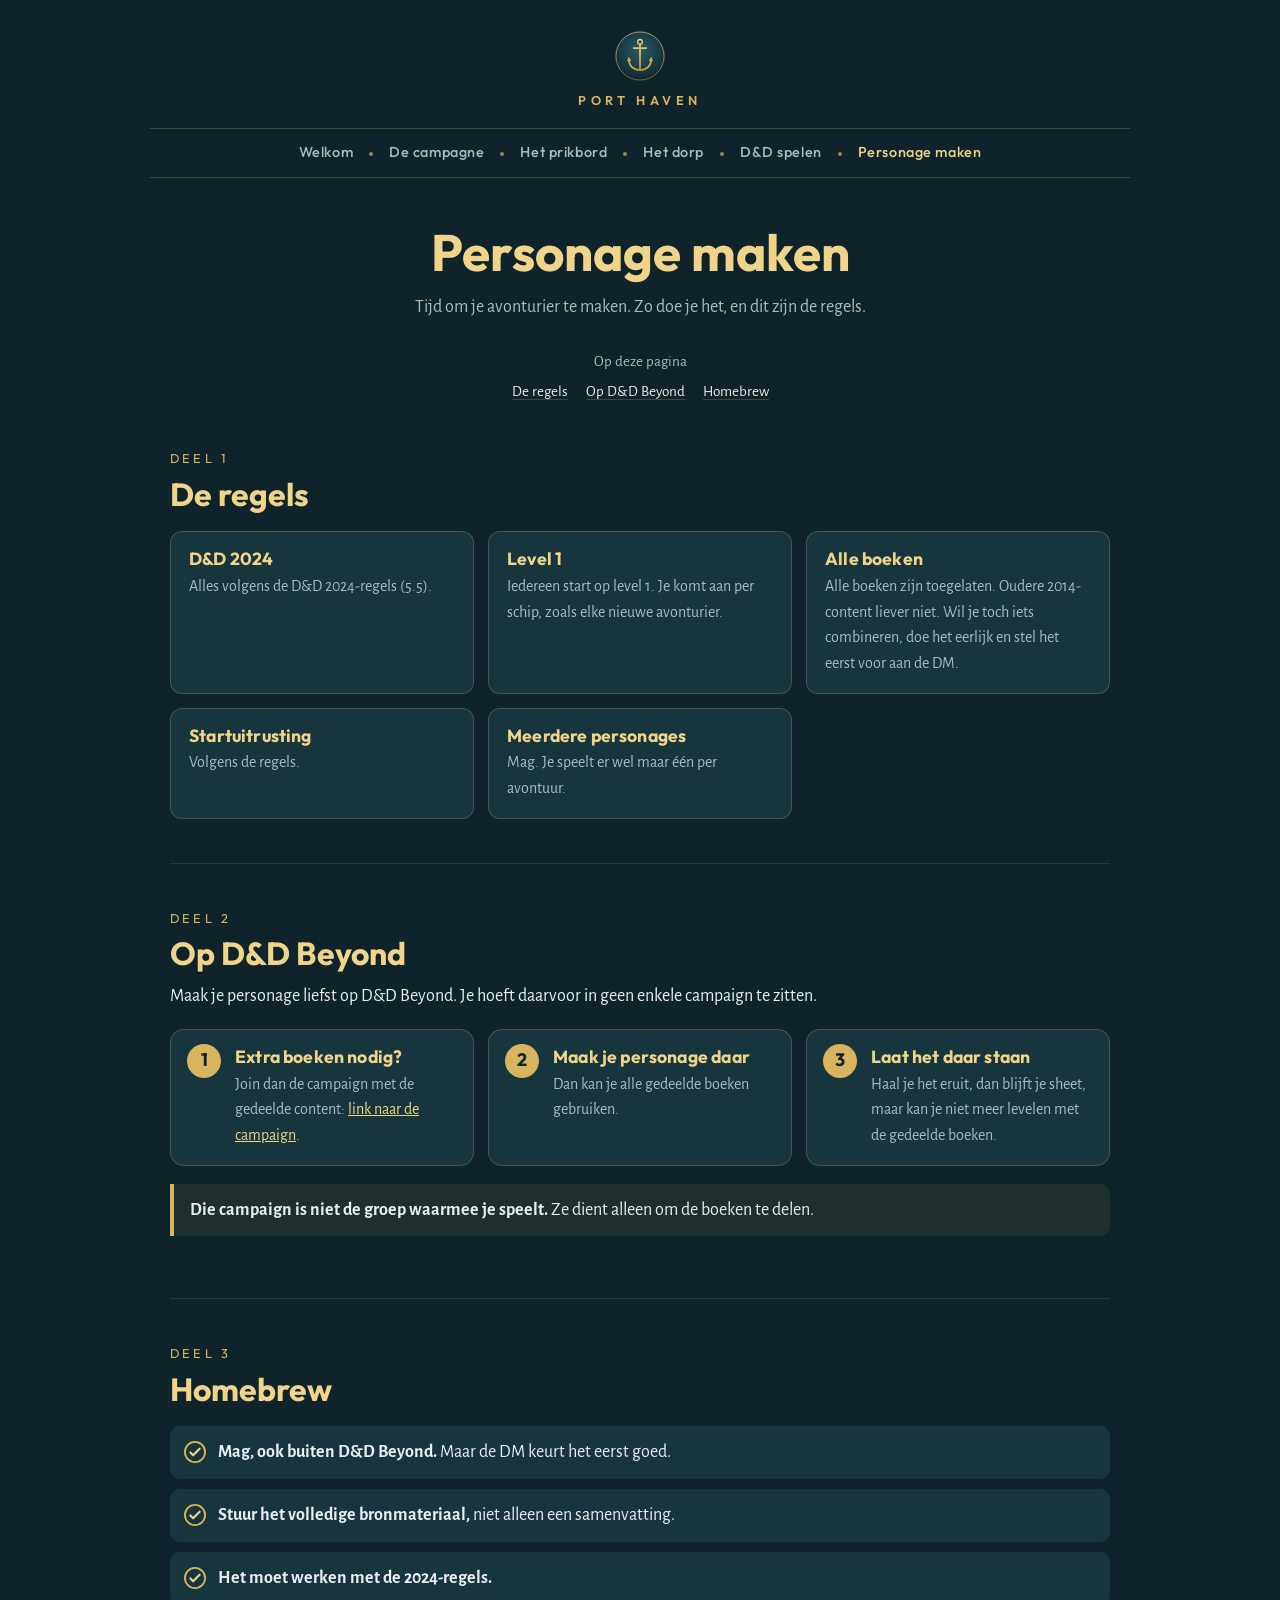
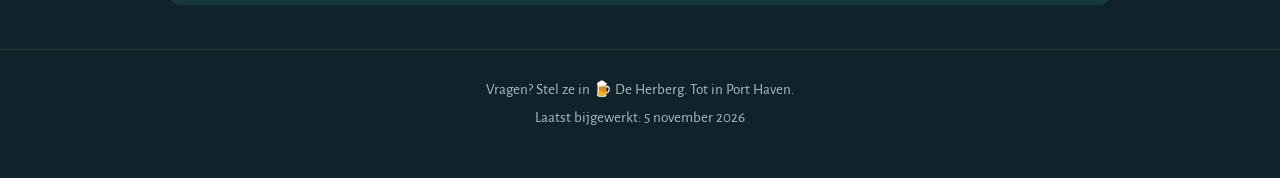
<file: personage.html>
<!DOCTYPE html>
<html lang="nl">
<head>
<meta charset="utf-8">
<meta name="viewport" content="width=device-width, initial-scale=1">
<meta name="robots" content="noindex, nofollow">
<title>Personage maken · Port Haven</title>
<meta name="description" content="Zo maak je een personage voor Port Haven: de regels, D&D Beyond en homebrew.">
<meta property="og:type" content="website">
<meta property="og:site_name" content="Port Haven">
<meta property="og:title" content="Personage maken · Port Haven">
<meta property="og:description" content="Zo maak je een personage voor Port Haven: de regels, D&D Beyond en homebrew.">
<meta property="og:image" content="https://port-haven.orry.space/favicon.png">
<link rel="icon" href="favicon.png">
<link rel="preconnect" href="https://fonts.googleapis.com">
<link rel="preconnect" href="https://fonts.gstatic.com" crossorigin>
<link href="https://fonts.googleapis.com/css2?family=Outfit:wght@500;600;700&family=Alegreya+Sans:ital,wght@0,400;0,500;0,700;1,400&display=swap" rel="stylesheet">
<link rel="stylesheet" href="style.css">
</head>
<body>

<header class="signboard">
  <a class="home" href="index.html"><img src="emblem.svg" alt=""><span class="wordmark">Port Haven</span></a>
  <nav aria-label="Hoofdmenu">
    <button class="menu-toggle" type="button" aria-expanded="false">Menu</button>
    <ul><li><a class="page" href="index.html">Welkom</a></li><li><a class="page" href="campagne.html">De campagne</a></li><li><a class="page" href="prikbord.html">Het prikbord</a></li><li><a class="page" href="dorp.html">Het dorp</a></li><li><a class="page" href="beginners.html">D&amp;D spelen</a></li><li><a class="page" href="personage.html" aria-current="page">Personage maken</a></li></ul>
  </nav>
</header>

<main>
<div class="hero wrap"><h1>Personage maken</h1><p>Tijd om je avonturier te maken. Zo doe je het, en dit zijn de regels.</p></div>
<div class="onpage wrap">Op deze pagina<br><ul><li><a href="#regels">De regels</a></li><li><a href="#dndbeyond">Op D&amp;D Beyond</a></li><li><a href="#homebrew">Homebrew</a></li></ul></div>
<div class="wrap">
<section id="regels">
  <div class="chapter">Deel 1</div>
  <h2>De regels</h2>
  <div class="grid wide">
    <div class="card"><h3>D&amp;D 2024</h3><p>Alles volgens de D&amp;D 2024-regels (5.5).</p></div>
    <div class="card"><h3>Level 1</h3><p>Iedereen start op level 1. Je komt aan per schip, zoals elke nieuwe avonturier.</p></div>
    <div class="card"><h3>Alle boeken</h3><p>Alle boeken zijn toegelaten. Oudere 2014-content liever niet. Wil je toch iets combineren, doe het eerlijk en stel het eerst voor aan de DM.</p></div>
    <div class="card"><h3>Startuitrusting</h3><p>Volgens de regels.</p></div>
    <div class="card"><h3>Meerdere personages</h3><p>Mag. Je speelt er wel maar één per avontuur.</p></div>
  </div>
</section>
<section id="dndbeyond">
  <div class="chapter">Deel 2</div>
  <h2>Op D&amp;D Beyond</h2>
  <div class="read"><p>Maak je personage liefst op D&amp;D Beyond. Je hoeft daarvoor in geen enkele campaign te zitten.</p></div>
  <ol class="cycle mt">
    <li><h3>Extra boeken nodig?</h3><p>Join dan de campaign met de gedeelde content: <a href="https://www.dndbeyond.com/campaigns/join/82369373011615854">link naar de campaign</a>.</p></li>
    <li><h3>Maak je personage daar</h3><p>Dan kan je alle gedeelde boeken gebruiken.</p></li>
    <li><h3>Laat het daar staan</h3><p>Haal je het eruit, dan blijft je sheet, maar kan je niet meer levelen met de gedeelde boeken.</p></li>
  </ol>
  <div class="callout"><p><b>Die campaign is niet de groep waarmee je speelt.</b> Ze dient alleen om de boeken te delen.</p></div>
</section>
<section id="homebrew">
  <div class="chapter">Deel 3</div>
  <h2>Homebrew</h2>
  <ul class="check mt">
    <li><svg viewBox="0 0 24 24" aria-hidden="true"><circle cx="12" cy="12" r="11" fill="none" stroke="#d9b45f" stroke-width="2"/><path d="M7 12.5l3 3 7-7" fill="none" stroke="#f0d48a" stroke-width="2.4" stroke-linecap="round" stroke-linejoin="round"/></svg><div><b>Mag, ook buiten D&amp;D Beyond.</b> Maar de DM keurt het eerst goed.</div></li>
    <li><svg viewBox="0 0 24 24" aria-hidden="true"><circle cx="12" cy="12" r="11" fill="none" stroke="#d9b45f" stroke-width="2"/><path d="M7 12.5l3 3 7-7" fill="none" stroke="#f0d48a" stroke-width="2.4" stroke-linecap="round" stroke-linejoin="round"/></svg><div><b>Stuur het volledige bronmateriaal,</b> niet alleen een samenvatting.</div></li>
    <li><svg viewBox="0 0 24 24" aria-hidden="true"><circle cx="12" cy="12" r="11" fill="none" stroke="#d9b45f" stroke-width="2"/><path d="M7 12.5l3 3 7-7" fill="none" stroke="#f0d48a" stroke-width="2.4" stroke-linecap="round" stroke-linejoin="round"/></svg><div><b>Het moet werken met de 2024-regels.</b></div></li>
  </ul>
</section>
</div>
</main>

<footer>
  <div class="wrap"><p>Vragen? Stel ze in 🍺 De Herberg. Tot in Port Haven.</p><p>Laatst bijgewerkt: 5 november 2026</p></div>
</footer>
<script src="site.js"></script>
</body>
</html>
</file>
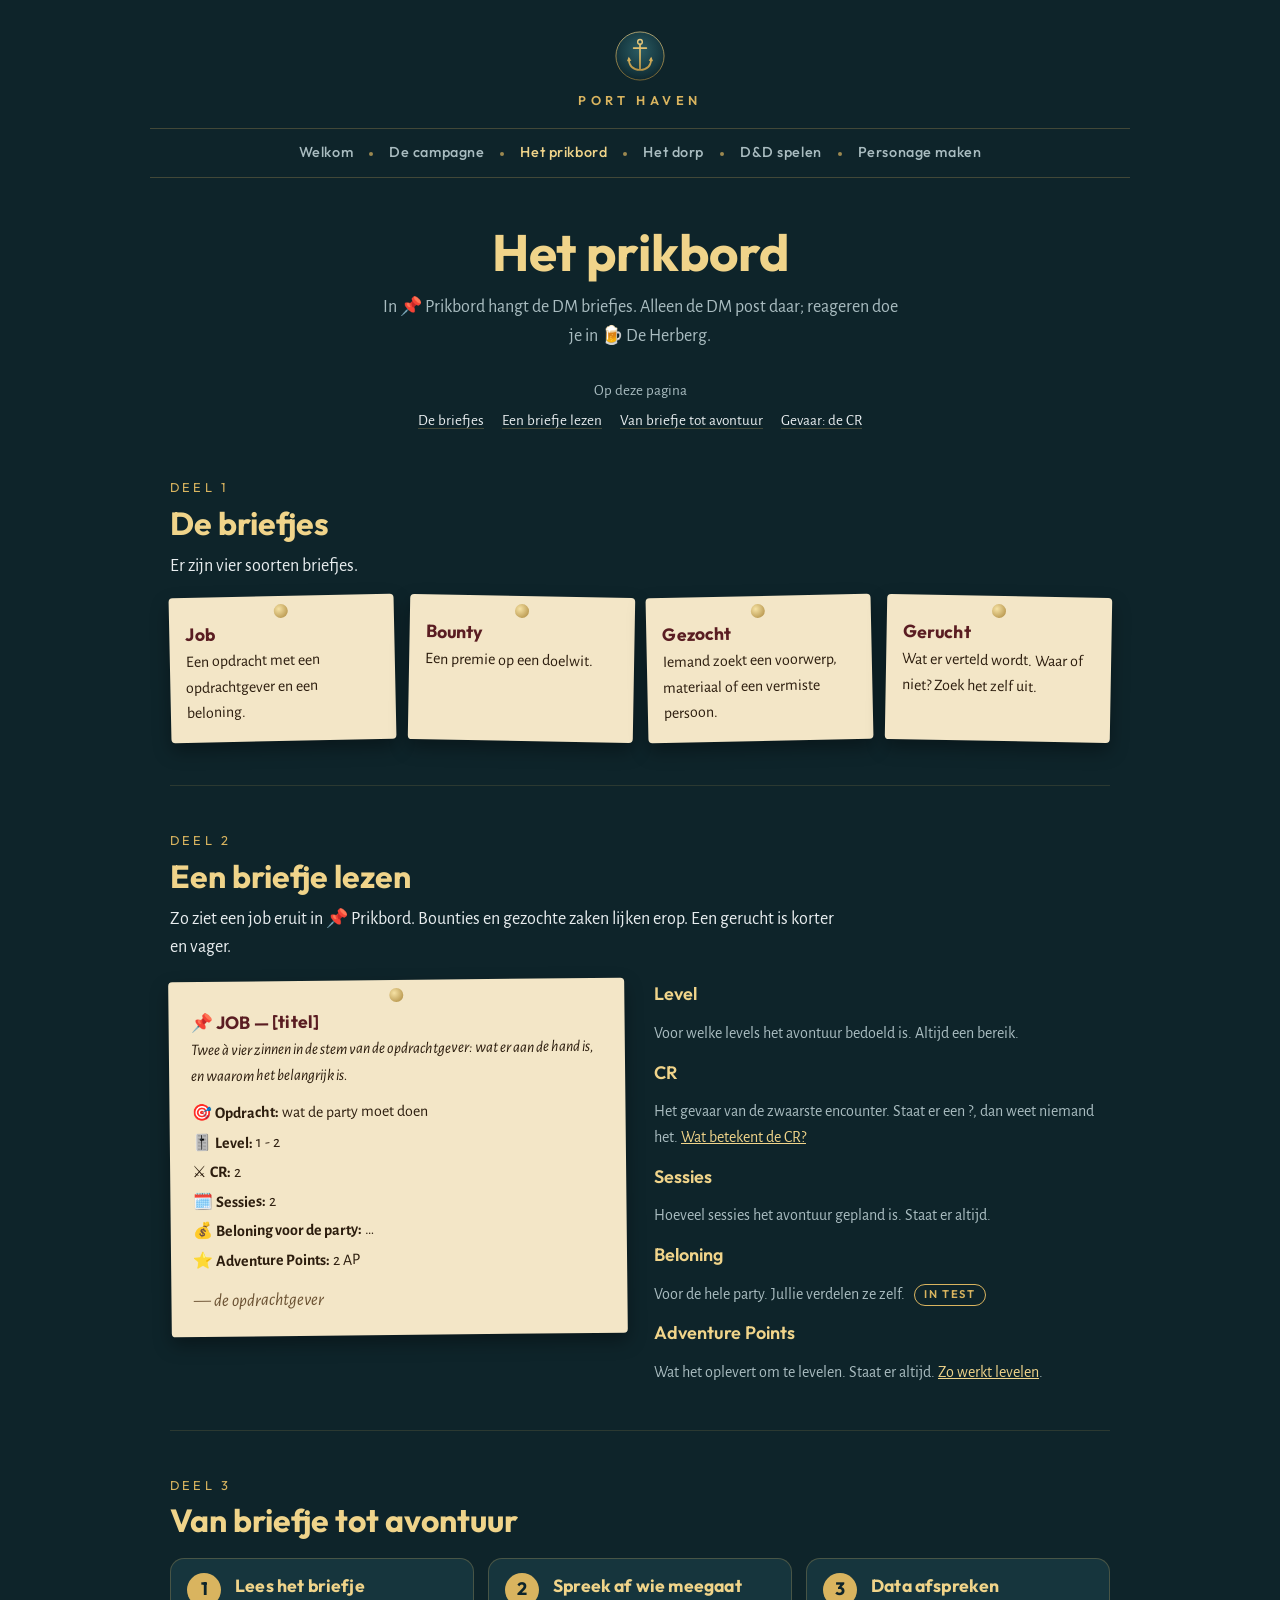
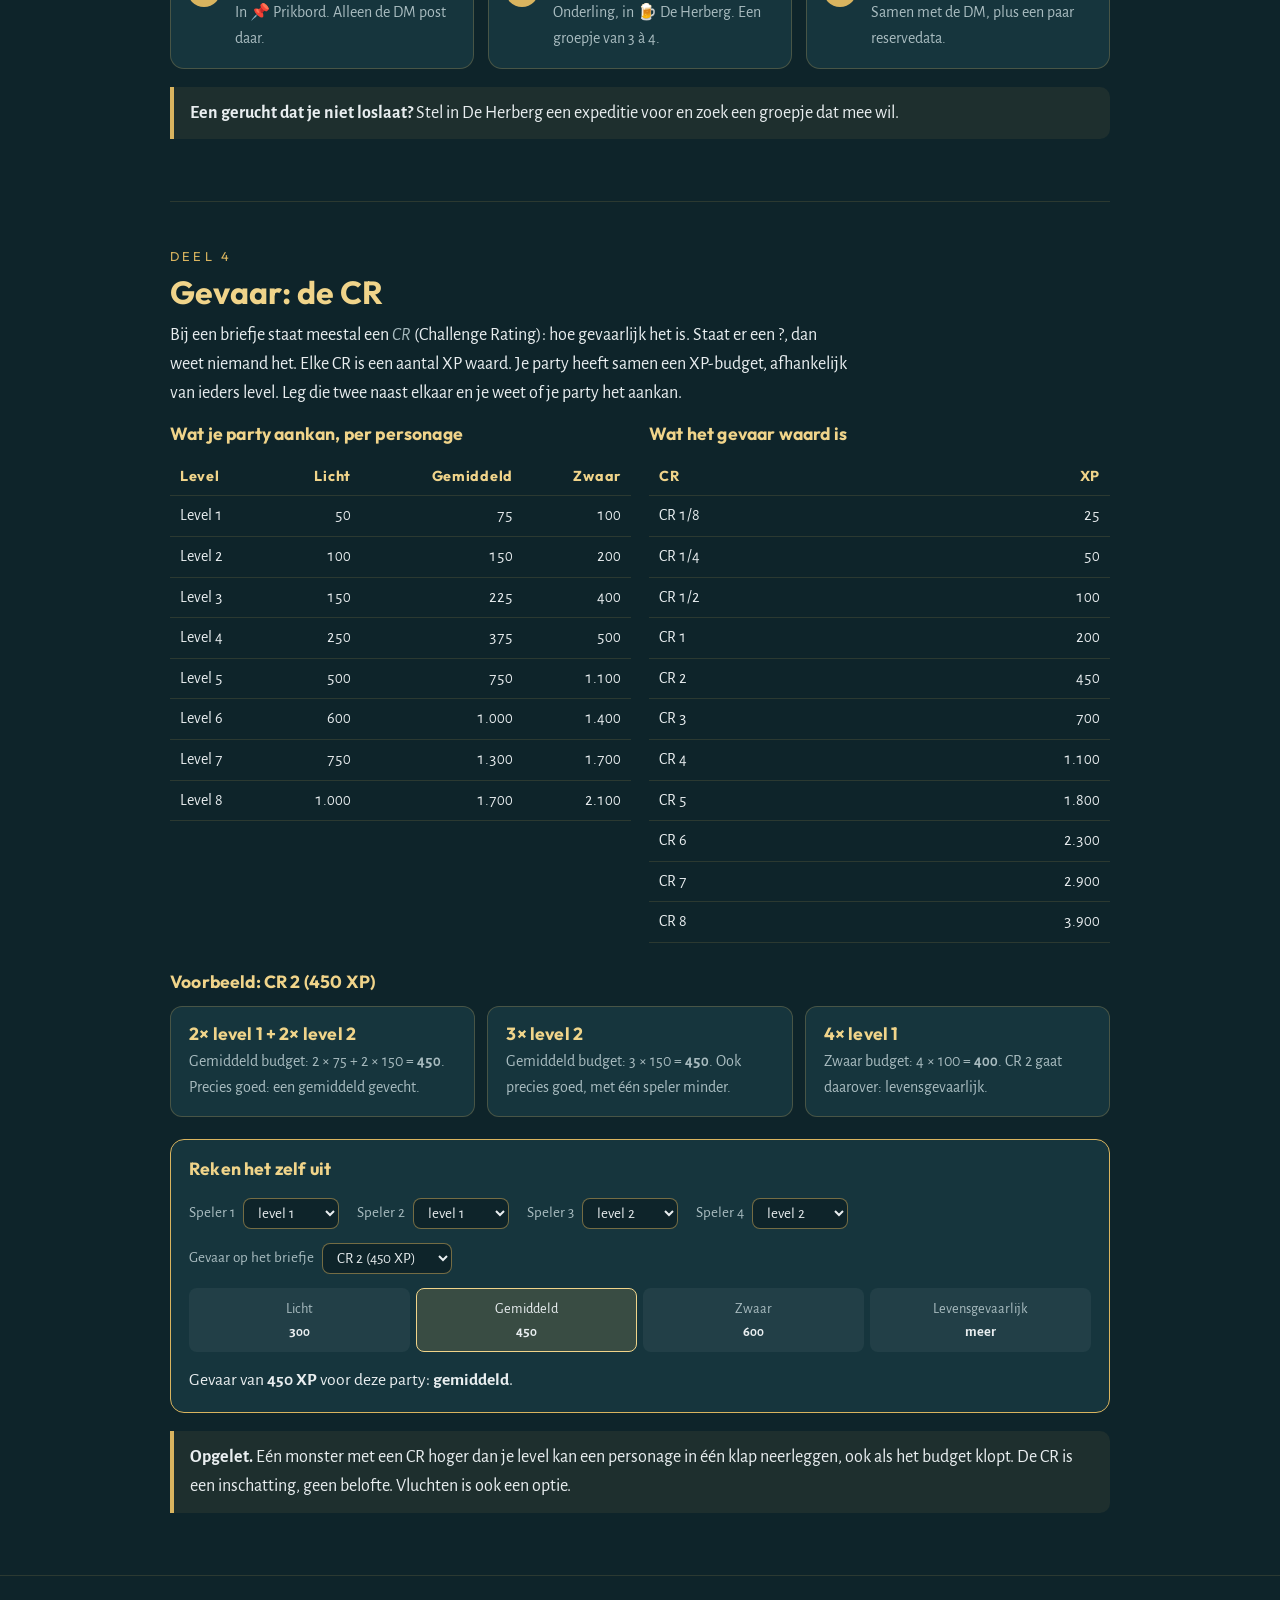
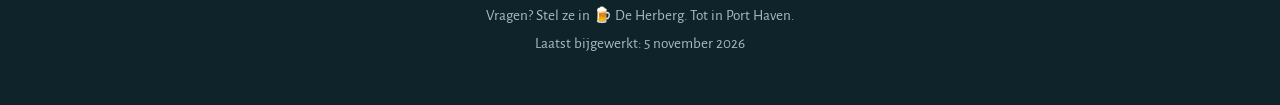
<file: prikbord.html>
<!DOCTYPE html>
<html lang="nl">
<head>
<meta charset="utf-8">
<meta name="viewport" content="width=device-width, initial-scale=1">
<meta name="robots" content="noindex, nofollow">
<title>Het prikbord · Port Haven</title>
<meta name="description" content="Hoe het prikbord werkt: de soorten briefjes, hoe je ze leest en hoe gevaarlijk een avontuur is.">
<meta property="og:type" content="website">
<meta property="og:site_name" content="Port Haven">
<meta property="og:title" content="Het prikbord · Port Haven">
<meta property="og:description" content="Hoe het prikbord werkt: de soorten briefjes, hoe je ze leest en hoe gevaarlijk een avontuur is.">
<meta property="og:image" content="https://port-haven.orry.space/favicon.png">
<link rel="icon" href="favicon.png">
<link rel="preconnect" href="https://fonts.googleapis.com">
<link rel="preconnect" href="https://fonts.gstatic.com" crossorigin>
<link href="https://fonts.googleapis.com/css2?family=Outfit:wght@500;600;700&family=Alegreya+Sans:ital,wght@0,400;0,500;0,700;1,400&display=swap" rel="stylesheet">
<link rel="stylesheet" href="style.css">
</head>
<body>

<header class="signboard">
  <a class="home" href="index.html"><img src="emblem.svg" alt=""><span class="wordmark">Port Haven</span></a>
  <nav aria-label="Hoofdmenu">
    <button class="menu-toggle" type="button" aria-expanded="false">Menu</button>
    <ul><li><a class="page" href="index.html">Welkom</a></li><li><a class="page" href="campagne.html">De campagne</a></li><li><a class="page" href="prikbord.html" aria-current="page">Het prikbord</a></li><li><a class="page" href="dorp.html">Het dorp</a></li><li><a class="page" href="beginners.html">D&amp;D spelen</a></li><li><a class="page" href="personage.html">Personage maken</a></li></ul>
  </nav>
</header>

<main>
<div class="hero wrap"><h1>Het prikbord</h1><p>In 📌 Prikbord hangt de DM briefjes. Alleen de DM post daar; reageren doe je in 🍺 De Herberg.</p></div>
<div class="onpage wrap">Op deze pagina<br><ul><li><a href="#briefjes">De briefjes</a></li><li><a href="#lezen">Een briefje lezen</a></li><li><a href="#meegaan">Van briefje tot avontuur</a></li><li><a href="#gevaar">Gevaar: de CR</a></li></ul></div>
<div class="wrap">
<section id="briefjes">
  <div class="chapter">Deel 1</div>
  <h2>De briefjes</h2>

<div class="read"><p>Er zijn vier soorten briefjes.</p></div>
  <div class="board">
    <div class="note"><h3>Job</h3><p>Een opdracht met een opdrachtgever en een beloning.</p></div>
    <div class="note"><h3>Bounty</h3><p>Een premie op een doelwit.</p></div>
    <div class="note"><h3>Gezocht</h3><p>Iemand zoekt een voorwerp, materiaal of een vermiste persoon.</p></div>
    <div class="note"><h3>Gerucht</h3><p>Wat er verteld wordt. Waar of niet? Zoek het zelf uit.</p></div>
  </div>

  
</section>
<section id="lezen">
  <div class="chapter">Deel 2</div>
  <h2>Een briefje lezen</h2>
  <div class="read"><p>Zo ziet een job eruit in 📌 Prikbord. Bounties en gezochte zaken lijken erop. Een gerucht is korter en vager.</p></div>
  <div class="anatomy">
    <div class="note big"><h3>📌 JOB — [titel]</h3><p><i>Twee à vier zinnen in de stem van de opdrachtgever: wat er aan de hand is, en waarom het belangrijk is.</i></p>
      <ul class="fields"><li>🎯 <b>Opdracht:</b> wat de party moet doen</li><li>🎚️ <b>Level:</b> 1 - 2</li><li>⚔️ <b>CR:</b> 2</li><li>🗓️ <b>Sessies:</b> 2</li><li>💰 <b>Beloning voor de party:</b> …</li><li>⭐ <b>Adventure Points:</b> 2 AP</li></ul>
      <div class="by">— de opdrachtgever</div></div>
    <dl class="explain">
      <dt>Level</dt><dd>Voor welke levels het avontuur bedoeld is. Altijd een bereik.</dd>
      <dt>CR</dt><dd>Het gevaar van de zwaarste encounter. Staat er een ?, dan weet niemand het. <a href="#gevaar">Wat betekent de CR?</a></dd>
      <dt>Sessies</dt><dd>Hoeveel sessies het avontuur gepland is. Staat er altijd.</dd>
      <dt>Beloning</dt><dd>Voor de hele party. Jullie verdelen ze zelf. <span class="test">in test</span></dd>
      <dt>Adventure Points</dt><dd>Wat het oplevert om te levelen. Staat er altijd. <a href="campagne.html#levelen">Zo werkt levelen</a>.</dd>
    </dl>
  </div>
</section>
<section id="meegaan">
  <div class="chapter">Deel 3</div>
  <h2>Van briefje tot avontuur</h2>
  <ol class="cycle mt">
    <li><h3>Lees het briefje</h3><p>In 📌 Prikbord. Alleen de DM post daar.</p></li>
    <li><h3>Spreek af wie meegaat</h3><p>Onderling, in 🍺 De Herberg. Een groepje van 3 à 4.</p></li>
    <li><h3>Data afspreken</h3><p>Samen met de DM, plus een paar reservedata.</p></li>
  </ol>
  <div class="callout"><p><b>Een gerucht dat je niet loslaat?</b> Stel in De Herberg een expeditie voor en zoek een groepje dat mee wil.</p></div>
</section>
<section id="gevaar">
  <div class="chapter">Deel 4</div>
  <h2>Gevaar: de CR</h2>

  <div class="read">
    <p>Bij een briefje staat meestal een <span class="en">CR</span> (Challenge Rating): hoe gevaarlijk het is. Staat er een ?, dan weet niemand het. Elke CR is een aantal XP waard. Je party heeft samen een XP-budget, afhankelijk van ieders level. Leg die twee naast elkaar en je weet of je party het aankan.</p>
  </div>

  <div class="cr-cols">
    <div class="tablewrap">
      <h3>Wat je party aankan, per personage</h3>
      <table class="xp">
        <thead><tr><th>Level</th><th>Licht</th><th>Gemiddeld</th><th>Zwaar</th></tr></thead>
        <tbody><tr><td>Level 1</td><td>50</td><td>75</td><td>100</td></tr><tr><td>Level 2</td><td>100</td><td>150</td><td>200</td></tr><tr><td>Level 3</td><td>150</td><td>225</td><td>400</td></tr><tr><td>Level 4</td><td>250</td><td>375</td><td>500</td></tr><tr><td>Level 5</td><td>500</td><td>750</td><td>1.100</td></tr><tr><td>Level 6</td><td>600</td><td>1.000</td><td>1.400</td></tr><tr><td>Level 7</td><td>750</td><td>1.300</td><td>1.700</td></tr><tr><td>Level 8</td><td>1.000</td><td>1.700</td><td>2.100</td></tr></tbody>
      </table>
    </div>
    <div class="tablewrap">
      <h3>Wat het gevaar waard is</h3>
      <table class="xp">
        <thead><tr><th>CR</th><th>XP</th></tr></thead>
        <tbody><tr><td>CR 1/8</td><td>25</td></tr><tr><td>CR 1/4</td><td>50</td></tr><tr><td>CR 1/2</td><td>100</td></tr><tr><td>CR 1</td><td>200</td></tr><tr><td>CR 2</td><td>450</td></tr><tr><td>CR 3</td><td>700</td></tr><tr><td>CR 4</td><td>1.100</td></tr><tr><td>CR 5</td><td>1.800</td></tr><tr><td>CR 6</td><td>2.300</td></tr><tr><td>CR 7</td><td>2.900</td></tr><tr><td>CR 8</td><td>3.900</td></tr></tbody>
      </table>
    </div>
  </div>

  <h3 class="mt-lg">Voorbeeld: CR 2 (450 XP)</h3>
  <div class="ex">
    <div class="card"><h3>2× level 1 + 2× level 2</h3><p>Gemiddeld budget: 2 × 75 + 2 × 150 = <b>450</b>. Precies goed: een gemiddeld gevecht.</p></div>
    <div class="card"><h3>3× level 2</h3><p>Gemiddeld budget: 3 × 150 = <b>450</b>. Ook precies goed, met één speler minder.</p></div>
    <div class="card"><h3>4× level 1</h3><p>Zwaar budget: 4 × 100 = <b>400</b>. CR 2 gaat daarover: levensgevaarlijk.</p></div>
  </div>

  <div class="calc" role="group" aria-labelledby="calc-title">
    <h3 id="calc-title">Reken het zelf uit</h3>
    <div class="calc-row">
      <label for="p1">Speler 1 <select id="p1"><option value="0">niemand</option><option value="1">level 1</option><option value="2">level 2</option><option value="3">level 3</option><option value="4">level 4</option><option value="5">level 5</option><option value="6">level 6</option><option value="7">level 7</option><option value="8">level 8</option></select></label>
      <label for="p2">Speler 2 <select id="p2"><option value="0">niemand</option><option value="1">level 1</option><option value="2">level 2</option><option value="3">level 3</option><option value="4">level 4</option><option value="5">level 5</option><option value="6">level 6</option><option value="7">level 7</option><option value="8">level 8</option></select></label>
      <label for="p3">Speler 3 <select id="p3"><option value="0">niemand</option><option value="1">level 1</option><option value="2">level 2</option><option value="3">level 3</option><option value="4">level 4</option><option value="5">level 5</option><option value="6">level 6</option><option value="7">level 7</option><option value="8">level 8</option></select></label>
      <label for="p4">Speler 4 <select id="p4"><option value="0">niemand</option><option value="1">level 1</option><option value="2">level 2</option><option value="3">level 3</option><option value="4">level 4</option><option value="5">level 5</option><option value="6">level 6</option><option value="7">level 7</option><option value="8">level 8</option></select></label>
    </div>
    <div class="calc-row"><label for="crsel">Gevaar op het briefje <select id="crsel"><option value="25">CR 1/8 (25 XP)</option><option value="50">CR 1/4 (50 XP)</option><option value="100">CR 1/2 (100 XP)</option><option value="200">CR 1 (200 XP)</option><option value="450" selected>CR 2 (450 XP)</option><option value="700">CR 3 (700 XP)</option><option value="1100">CR 4 (1100 XP)</option><option value="1800">CR 5 (1800 XP)</option><option value="2300">CR 6 (2300 XP)</option><option value="2900">CR 7 (2900 XP)</option><option value="3900">CR 8 (3900 XP)</option></select></label></div>
    <div class="meter" aria-hidden="true">
      <div class="seg" id="s0">Licht<b id="b0">0</b></div>
      <div class="seg" id="s1">Gemiddeld<b id="b1">0</b></div>
      <div class="seg" id="s2">Zwaar<b id="b2">0</b></div>
      <div class="seg deadly" id="s3">Levensgevaarlijk<b>meer</b></div>
    </div>
    <div class="verdict" id="verdict" aria-live="polite"></div>
  </div>

  <div class="callout"><p><b>Opgelet.</b> Eén monster met een CR hoger dan je level kan een personage in één klap neerleggen, ook als het budget klopt. De CR is een inschatting, geen belofte. Vluchten is ook een optie.</p></div>

</section>
</div>
</main>

<footer>
  <div class="wrap"><p>Vragen? Stel ze in 🍺 De Herberg. Tot in Port Haven.</p><p>Laatst bijgewerkt: 5 november 2026</p></div>
</footer>
<script src="site.js"></script>
</body>
</html>
</file>
<file: style.css>
/* Port Haven — gedeelde stylesheet. Bron: design system 'Port Haven'. Alleen tokens gebruiken. */
:root {
  --sea: #0e242a;
  --sea-2: #16353d;
  --sea-3: #1f4750;
  --gold: #d9b45f;
  --gold-soft: #f0d48a;
  --gold-deep: #a9853a;
  --ink: #e9eef0;
  --ink-dim: #a9bcc0;
  --parchment: #f3e6c7;
  --parchment-ink: #2c1d0e;
  --parchment-muted: #6b5233;
  --note-title: #5a1d22;
  --button-ink: #2b1c08;
  --out: #2a2016;
  --ok: #7fc59a;
  --bad: #e07a6a;
  --bad-fix: #e88a7a;
  --line: rgba(217, 180, 95, 0.25);
  --line-faint: rgba(217, 180, 95, 0.14);
  --line-strong: rgba(217, 180, 95, 0.5);
  --gold-wash: rgba(217, 180, 95, 0.08);
  --gold-tint: rgba(217, 180, 95, 0.18);
  --nav-glass: rgba(14, 36, 42, 0.92);
  --space-6: 6px;
  --space-10: 10px;
  --space-12: 12px;
  --space-14: 14px;
  --space-16: 16px;
  --space-18: 18px;
  --space-20: 20px;
  --space-22: 22px;
  --space-28: 28px;
  --space-44: 44px;
  --space-48: 48px;
  --radius-note: 4px;
  --radius-sm: 8px;
  --radius-md: 10px;
  --radius-lg: 12px;
  --radius-xl: 14px;
  --radius-pill: 999px;
  --shadow-tile: 0 6px 0 rgba(0, 0, 0, 0.25);
  --shadow-note: 0 8px 18px rgba(0, 0, 0, 0.35);
  --wrap-max: 980px;
  --read-max: 68ch;
  --hero-emblem: 120px;
  --font-display: "Outfit", "Segoe UI", system-ui, sans-serif;
  --font-body: "Alegreya Sans", "Segoe UI", system-ui, sans-serif;
}

:root {
  --display: var(--font-display);
  --body: var(--font-body);
  color-scheme: dark;
}
* { box-sizing: border-box; }
body {
  margin: 0;
  background: var(--sea);
  color: var(--ink);
  font-family: var(--body);
  font-size: 1.125rem;
  line-height: 1.6;
}
a { color: var(--gold-soft); }
a:focus-visible, button:focus-visible, select:focus-visible { outline: 3px solid var(--gold-soft); outline-offset: 3px; border-radius: 6px; }
.wrap { max-width: var(--wrap-max); margin: 0 auto; padding: 0 var(--space-20); }
.read { max-width: var(--read-max); }
h1, h2, h3 { font-family: var(--display); color: var(--gold-soft); text-wrap: balance; line-height: 1.2; font-weight: 700; }
h1 { font-size: clamp(2rem, 5vw, 3.2rem); margin: 0; }
h2 { font-size: clamp(1.5rem, 3.4vw, 2rem); margin: 0 0 0.6rem; }
h3 { font-size: 1.1rem; margin: 0 0 0.3rem; letter-spacing: 0.01em; }
p { margin: 0 0 1rem; }
.dim { color: var(--ink-dim); }
.en { font-style: italic; color: var(--ink-dim); }

/* uithangbord (hoofdnavigatie) */
.signboard { text-align: center; padding: var(--space-28) var(--space-20) 0; }
.signboard .home { display: inline-flex; flex-direction: column; align-items: center; gap: var(--space-6); text-decoration: none; }
.signboard .home img { width: 56px; height: 56px; }
.signboard .wordmark { font-family: var(--display); font-weight: 600; font-size: 0.8rem; letter-spacing: 0.35em; text-transform: uppercase; color: var(--gold); }
.signboard nav { max-width: var(--wrap-max); margin: var(--space-18) auto 0; border-top: 1px solid var(--line); border-bottom: 1px solid var(--line); }
.signboard ul { list-style: none; margin: 0; padding: var(--space-12) 0; display: flex; justify-content: center; align-items: center; flex-wrap: wrap; gap: var(--space-6) 0; font-family: var(--display); font-weight: 500; font-size: 0.9rem; letter-spacing: 0.04em; }
.signboard li + li::before { content: ""; display: inline-block; width: 4px; height: 4px; border-radius: 50%; background: var(--gold); opacity: 0.7; margin: 0 var(--space-16); vertical-align: middle; }
.signboard a.page { color: var(--ink-dim); text-decoration: none; }
.signboard a.page:hover, .signboard a.page[aria-current="page"] { color: var(--gold-soft); }
.signboard .menu-toggle { display: none; font-family: var(--display); font-weight: 500; letter-spacing: 0.15em; text-transform: uppercase; font-size: 0.8rem; background: none; border: 0; color: var(--gold-soft); padding: var(--space-12) var(--space-20); cursor: pointer; }
@media (max-width: 720px) {
  .signboard .menu-toggle { display: inline-block; }
  .signboard ul { display: none; flex-direction: column; padding-top: 0; }
  .signboard nav.open ul { display: flex; }
  .signboard li + li::before { display: none; }
  .signboard a.page { display: block; padding: var(--space-10) 0; font-size: 1rem; }
}

/* paginakop */
.hero { text-align: center; padding-top: var(--space-44); padding-bottom: var(--space-28); }
.hero .kicker { font-family: var(--display); font-weight: 600; color: var(--gold); letter-spacing: 0.2em; font-size: 0.85rem; text-transform: uppercase; margin-bottom: var(--space-6); }
.hero p { margin: var(--space-10) auto 0; max-width: 52ch; color: var(--ink-dim); }

/* op deze pagina */
.onpage { text-align: center; font-size: 0.95rem; color: var(--ink-dim); }
.onpage ul { list-style: none; display: inline-flex; flex-wrap: wrap; justify-content: center; gap: var(--space-6) var(--space-18); margin: var(--space-6) 0 0; padding: 0; }
.onpage a { color: var(--ink); text-decoration: none; border-bottom: 1px solid var(--line); }
.onpage a:hover { color: var(--gold-soft); border-color: var(--gold-soft); }

/* hoofdstuk */
section { padding: var(--space-44) 0; border-bottom: 1px solid var(--line-faint); }
.chapter { font-family: var(--display); color: var(--gold); font-size: 0.8rem; letter-spacing: 0.25em; text-transform: uppercase; }

/* kaarten */
.grid { display: grid; gap: var(--space-14); grid-template-columns: repeat(auto-fit, minmax(220px, 1fr)); margin-top: var(--space-18); }
.card { background: var(--sea-2); border: 1px solid var(--line); border-radius: var(--radius-lg); padding: var(--space-16) var(--space-18); position: relative; }
.card p { margin: 0; color: var(--ink-dim); font-size: 1rem; }
.card.has-badge, .turn .card { padding-top: var(--space-44); }
.badge { position: absolute; top: var(--space-12); left: var(--space-18); font-family: var(--display); font-size: 0.75rem; letter-spacing: 0.15em; text-transform: uppercase; color: var(--sea); background: var(--gold); border-radius: var(--radius-pill); padding: 2px var(--space-10); }
.badge.opt { background: transparent; color: var(--gold); border: 1px solid var(--gold); }

/* perkament */
.tile { background: var(--parchment); color: var(--parchment-ink); border-radius: var(--radius-lg); padding: var(--space-12) var(--space-18); text-align: center; min-width: 120px; box-shadow: var(--shadow-tile); }
.tile b { display: block; font-family: var(--display); font-size: 1.6rem; line-height: 1.1; font-variant-numeric: tabular-nums; }
.tile small { font-size: 0.85rem; color: var(--parchment-muted); }
.pts { display: flex; flex-wrap: wrap; gap: var(--space-12); }
.board { display: grid; gap: var(--space-14); grid-template-columns: repeat(auto-fit, minmax(200px, 1fr)); }
.note { background: var(--parchment); color: var(--parchment-ink); border-radius: var(--radius-note); padding: 26px var(--space-16) var(--space-16); position: relative; box-shadow: var(--shadow-note); }
.note:nth-child(odd) { transform: rotate(-1.2deg); }
.note:nth-child(even) { transform: rotate(1deg); }
.note::before { content: ""; position: absolute; top: 8px; left: 50%; width: 14px; height: 14px; margin-left: -7px; border-radius: 50%; background: radial-gradient(circle at 35% 35%, #f6e2a4, var(--gold-deep)); }
.note h3 { color: var(--note-title); }
.note p { margin: 0; font-size: 1rem; }

/* callout */
.callout { border-left: 4px solid var(--gold); background: var(--gold-wash); padding: var(--space-12) var(--space-16); border-radius: 0 var(--radius-md) var(--radius-md) 0; margin: var(--space-18) 0; }
.callout p:last-child { margin: 0; }

/* knop */
button.roll { font-family: var(--display); font-weight: 700; font-size: 1rem; letter-spacing: 0.06em; background: var(--gold); color: var(--button-ink); border: 0; border-radius: var(--radius-pill); padding: var(--space-10) var(--space-22); cursor: pointer; }
button.roll:hover { background: var(--gold-soft); }
select { font: inherit; background: var(--sea); color: var(--ink); border: 1px solid var(--line-strong); border-radius: var(--radius-sm); padding: var(--space-6) var(--space-10); }

/* cyclus */
.cycle { list-style: none; padding: 0; margin: 0; display: grid; gap: var(--space-14); grid-template-columns: repeat(3, 1fr); counter-reset: s; }
.cycle li { counter-increment: s; background: var(--sea-2); border: 1px solid var(--line); border-radius: var(--radius-xl); padding: var(--space-16) var(--space-18) var(--space-16) 64px; position: relative; }
.cycle li::before { content: counter(s); position: absolute; left: var(--space-16); top: var(--space-14); width: 34px; height: 34px; border-radius: 50%; background: var(--gold); color: var(--sea); font-family: var(--display); font-weight: 700; display: grid; place-items: center; }
.cycle li p { margin: 0; font-size: 1rem; color: var(--ink-dim); }
.cycle li.out { background: var(--out); border-color: rgba(240, 212, 138, 0.45); }
.loop { margin-top: var(--space-12); text-align: center; color: var(--gold); font-family: var(--display); letter-spacing: 0.08em; }
@media (max-width: 760px) { .cycle { grid-template-columns: 1fr; } }

/* checklist */
.check { list-style: none; padding: 0; margin: 0; display: grid; gap: var(--space-10); }
.check li { display: flex; gap: var(--space-12); align-items: flex-start; background: var(--sea-2); border-radius: var(--radius-md); padding: var(--space-12) var(--space-14); }
.check svg { flex: none; width: 22px; height: 22px; margin-top: 3px; }

/* woordenlijst */
dl.words { display: grid; grid-template-columns: max-content 1fr; gap: 8px var(--space-18); margin: 0; }
dl.words dt { font-family: var(--display); color: var(--gold-soft); font-weight: 700; }
dl.words dd { margin: 0; color: var(--ink-dim); }
@media (max-width: 480px) { dl.words { grid-template-columns: 1fr; gap: 2px; } dl.words dd { margin-bottom: var(--space-10); } }

/* tabel */
.xp { width: 100%; border-collapse: collapse; font-variant-numeric: tabular-nums; font-size: 1rem; }
.xp th, .xp td { padding: 7px var(--space-10); text-align: right; border-bottom: 1px solid var(--line-faint); }
.xp th:first-child, .xp td:first-child { text-align: left; }
.xp th { font-family: var(--display); color: var(--gold-soft); font-size: 0.9rem; letter-spacing: 0.05em; }

/* interactief blok + meter */
.calc { background: var(--sea-2); border: 1px solid var(--gold); border-radius: var(--radius-xl); padding: var(--space-18); display: grid; gap: var(--space-14); }
.calc label { font-size: 0.95rem; color: var(--ink-dim); display: flex; gap: 8px; align-items: center; }
.meter { display: grid; grid-template-columns: repeat(4, 1fr); gap: var(--space-6); }
.seg { border-radius: var(--radius-sm); padding: 8px var(--space-6); text-align: center; font-size: 0.9rem; background: rgba(255, 255, 255, 0.05); color: var(--ink-dim); border: 1px solid rgba(0, 0, 0, 0); }
.seg b { display: block; font-variant-numeric: tabular-nums; color: var(--ink); }
.seg.on { border-color: var(--gold-soft); background: var(--gold-tint); color: var(--ink); }
.seg.on.deadly { border-color: var(--bad); background: rgba(224, 122, 106, 0.2); }
.result .yes { color: var(--ok); font-weight: 700; }
.result .no { color: var(--bad); font-weight: 700; }


html { scroll-behavior: smooth; }
@media (prefers-reduced-motion: reduce) { html { scroll-behavior: auto; } * { animation: none !important; transition: none !important; } }
main section:last-of-type { border-bottom: 0; }
.chapter + h2 { margin-top: var(--space-6); }

/* label in test */
.test { display: inline-block; vertical-align: middle; font-family: var(--display); font-size: 0.7rem; font-weight: 600; letter-spacing: 0.15em; text-transform: uppercase; color: var(--gold); border: 1px solid var(--gold); border-radius: var(--radius-pill); padding: 1px 9px; margin-left: var(--space-6); }

/* kaart als link */
.grid.wide { grid-template-columns: repeat(auto-fit, minmax(280px, 1fr)); }
a.card { display: block; text-decoration: none; color: inherit; }
a.card:hover { border-color: var(--gold); }
a.card .more { display: inline-block; margin-top: var(--space-10); color: var(--gold-soft); font-family: var(--display); font-weight: 500; font-size: 0.95rem; }
.card.soon { border-style: dashed; }

/* veelgestelde vragen */
.faq { display: grid; gap: var(--space-10); margin-top: var(--space-18); }
.faq details { background: var(--sea-2); border: 1px solid var(--line); border-radius: var(--radius-lg); padding: var(--space-12) var(--space-18); }
.faq summary { cursor: pointer; font-family: var(--display); font-weight: 600; color: var(--gold-soft); list-style: none; display: flex; justify-content: space-between; gap: var(--space-12); }
.faq summary::-webkit-details-marker { display: none; }
.faq summary::after { content: "+"; color: var(--gold); font-weight: 500; }
.faq details[open] summary::after { content: "–"; }
.faq details p { margin: var(--space-10) 0 0; color: var(--ink-dim); font-size: 1rem; }

/* briefje lezen */
.anatomy { display: grid; gap: var(--space-28); grid-template-columns: minmax(0, 1fr) minmax(0, 1fr); align-items: start; margin-top: var(--space-18); }
@media (max-width: 760px) { .anatomy { grid-template-columns: 1fr; } }
.note.big { transform: rotate(-0.6deg); padding: 30px var(--space-22) var(--space-22); }
.note.big .fields { margin: var(--space-12) 0 0; padding: 0; list-style: none; display: grid; gap: 4px; font-size: 1rem; }
.note.big .fields b { font-weight: 700; }
.note.big .by { margin-top: var(--space-12); font-style: italic; color: var(--parchment-muted); }
dl.explain { margin: 0; display: grid; gap: var(--space-12); }
dl.explain dt { font-family: var(--display); font-weight: 600; color: var(--gold-soft); }
dl.explain dd { margin: 0; color: var(--ink-dim); font-size: 1rem; }

/* dobbelstenen */
.dice { display: grid; grid-template-columns: repeat(auto-fit, minmax(100px, 1fr)); gap: var(--space-12); margin-top: var(--space-18); }
.die { text-align: center; background: var(--sea-2); border-radius: var(--radius-lg); padding: var(--space-14) 8px var(--space-10); border: 1px solid var(--line); }
.die svg { width: 56px; height: 56px; }
.die b { display: block; font-family: var(--display); color: var(--gold-soft); margin-top: 4px; }
.die span { font-size: 0.9rem; color: var(--ink-dim); }
.die.main { border-color: var(--gold); background: var(--sea-3); }

/* kernregel */
.formula { display: flex; align-items: center; justify-content: center; flex-wrap: wrap; gap: var(--space-10); margin: var(--space-22) 0; }
.op { font-family: var(--display); font-size: 2rem; color: var(--gold); }
.roller { background: var(--sea-2); border: 1px solid var(--gold); border-radius: var(--radius-xl); padding: var(--space-18); display: grid; gap: var(--space-14); }
.roller-row, .calc-row { display: flex; flex-wrap: wrap; gap: var(--space-10) var(--space-18); align-items: center; }
.roller label { font-size: 0.95rem; color: var(--ink-dim); }
.result { font-size: 1.15rem; min-height: 1.8em; font-variant-numeric: tabular-nums; }

/* eigenschappen en beurt */
.abil { display: grid; gap: var(--space-10); grid-template-columns: repeat(3, 1fr); margin-top: var(--space-18); }
@media (max-width: 560px) { .abil { grid-template-columns: repeat(2, 1fr); } }
.ab { background: var(--sea-2); border-radius: var(--radius-lg); padding: var(--space-12) var(--space-14); border-top: 3px solid var(--gold); }
.ab b { font-family: var(--display); color: var(--gold-soft); letter-spacing: 0.08em; }
.ab div { font-size: 0.95rem; color: var(--ink-dim); }
.turn { display: grid; gap: var(--space-12); grid-template-columns: repeat(auto-fit, minmax(200px, 1fr)); margin-top: var(--space-18); }

/* levelen */
.pts { margin-top: var(--space-16); }
.pts .tile { min-width: 150px; }
.ladder { display: grid; grid-template-columns: repeat(7, 1fr); gap: 8px; margin-top: var(--space-18); align-items: end; }
.rung { background: var(--sea-2); border: 1px solid var(--line); border-radius: var(--radius-md); text-align: center; padding: var(--space-10) 4px; }
.rung b { display: block; font-family: var(--display); color: var(--gold-soft); font-size: 1.3rem; }
.rung small { display: block; color: var(--ink-dim); font-size: 0.85rem; font-variant-numeric: tabular-nums; }
.rung .tot { color: var(--ink); font-weight: 700; }
.rung.l2 { min-height: 94px; } .rung.l3 { min-height: 102px; } .rung.l4 { min-height: 114px; } .rung.l5 { min-height: 130px; } .rung.l6 { min-height: 146px; } .rung.l7 { min-height: 166px; } .rung.l8 { min-height: 186px; }
@media (max-width: 640px) { .ladder { grid-template-columns: repeat(4, 1fr); } }
.legend { color: var(--ink-dim); font-size: 0.95rem; margin-top: 8px; }

/* gevaar */
.tablewrap { overflow-x: auto; }
.cr-cols { display: grid; gap: var(--space-18); grid-template-columns: 1fr 1fr; margin-top: var(--space-10); }
@media (max-width: 760px) { .cr-cols { grid-template-columns: 1fr; } }
.xp { margin-top: var(--space-14); }
.calc { margin-top: var(--space-22); }
.verdict { font-size: 1.1rem; }
.ex { display: grid; gap: var(--space-12); grid-template-columns: repeat(auto-fit, minmax(220px, 1fr)); margin-top: var(--space-14); }
.ex .card b { font-variant-numeric: tabular-nums; }

.mt { margin-top: var(--space-18); }
.mt-lg { margin-top: var(--space-28); }

/* voet */
footer { border-top: 1px solid var(--line-faint); padding: var(--space-28) 0 var(--space-44); color: var(--ink-dim); font-size: 0.95rem; text-align: center; }
footer p { margin: 0 0 4px; }

/* afdrukken */
@media print {
  :root { --sea: #ffffff; --sea-2: #ffffff; --sea-3: #ffffff; --ink: #1a1a1a; --ink-dim: #444444; --gold-soft: #5a3f0e; --gold: #7a5a1a; --line: #cccccc; --line-faint: #dddddd; --out: #ffffff; }
  body { font-size: 11pt; }
  .signboard nav, .onpage, .roller, .calc, footer { display: none; }
  .card, .cycle li, .note, details { break-inside: avoid; box-shadow: none; }
  .note { transform: none; border: 1px solid #ccc; }
  a { color: inherit; text-decoration: none; }
}

/* het dorp: plaatsen en figuren */
.places { display: grid; gap: var(--space-28); margin-top: var(--space-18); }
.place { display: grid; grid-template-columns: minmax(0, 3fr) minmax(0, 2fr); gap: var(--space-22); align-items: center; }
.place:nth-child(even) { grid-template-columns: minmax(0, 2fr) minmax(0, 3fr); }
.place:nth-child(even) img { order: 2; }
.place img, .figure img { width: 100%; height: auto; display: block; border-radius: var(--radius-note); }
.place h3, .figure h3 { font-size: 1.35rem; }
.place p, .figure p { color: var(--ink-dim); }
.place .here { font-size: 0.95rem; margin: 0; }
.figures { display: grid; gap: var(--space-22); margin-top: var(--space-18); }
.figure { display: grid; grid-template-columns: 240px minmax(0, 1fr); gap: var(--space-22); align-items: center; background: var(--sea-2); border: 1px solid var(--line); border-radius: var(--radius-lg); padding: var(--space-18); }
.figure .role { font-family: var(--display); font-weight: 500; color: var(--gold); margin: 0 0 var(--space-10); }
.figure blockquote { margin: 0; font-style: italic; color: var(--gold-soft); font-size: 1.15rem; }
@media (max-width: 760px) {
  .place, .place:nth-child(even) { grid-template-columns: 1fr; }
  .place:nth-child(even) img { order: 0; }
  .figure { grid-template-columns: 1fr; }
  .figure img { max-width: 260px; margin: 0 auto; }
}
@media print { .place img, .figure img { max-width: 50%; } .figure { border: 1px solid #ccc; } }
</file>
